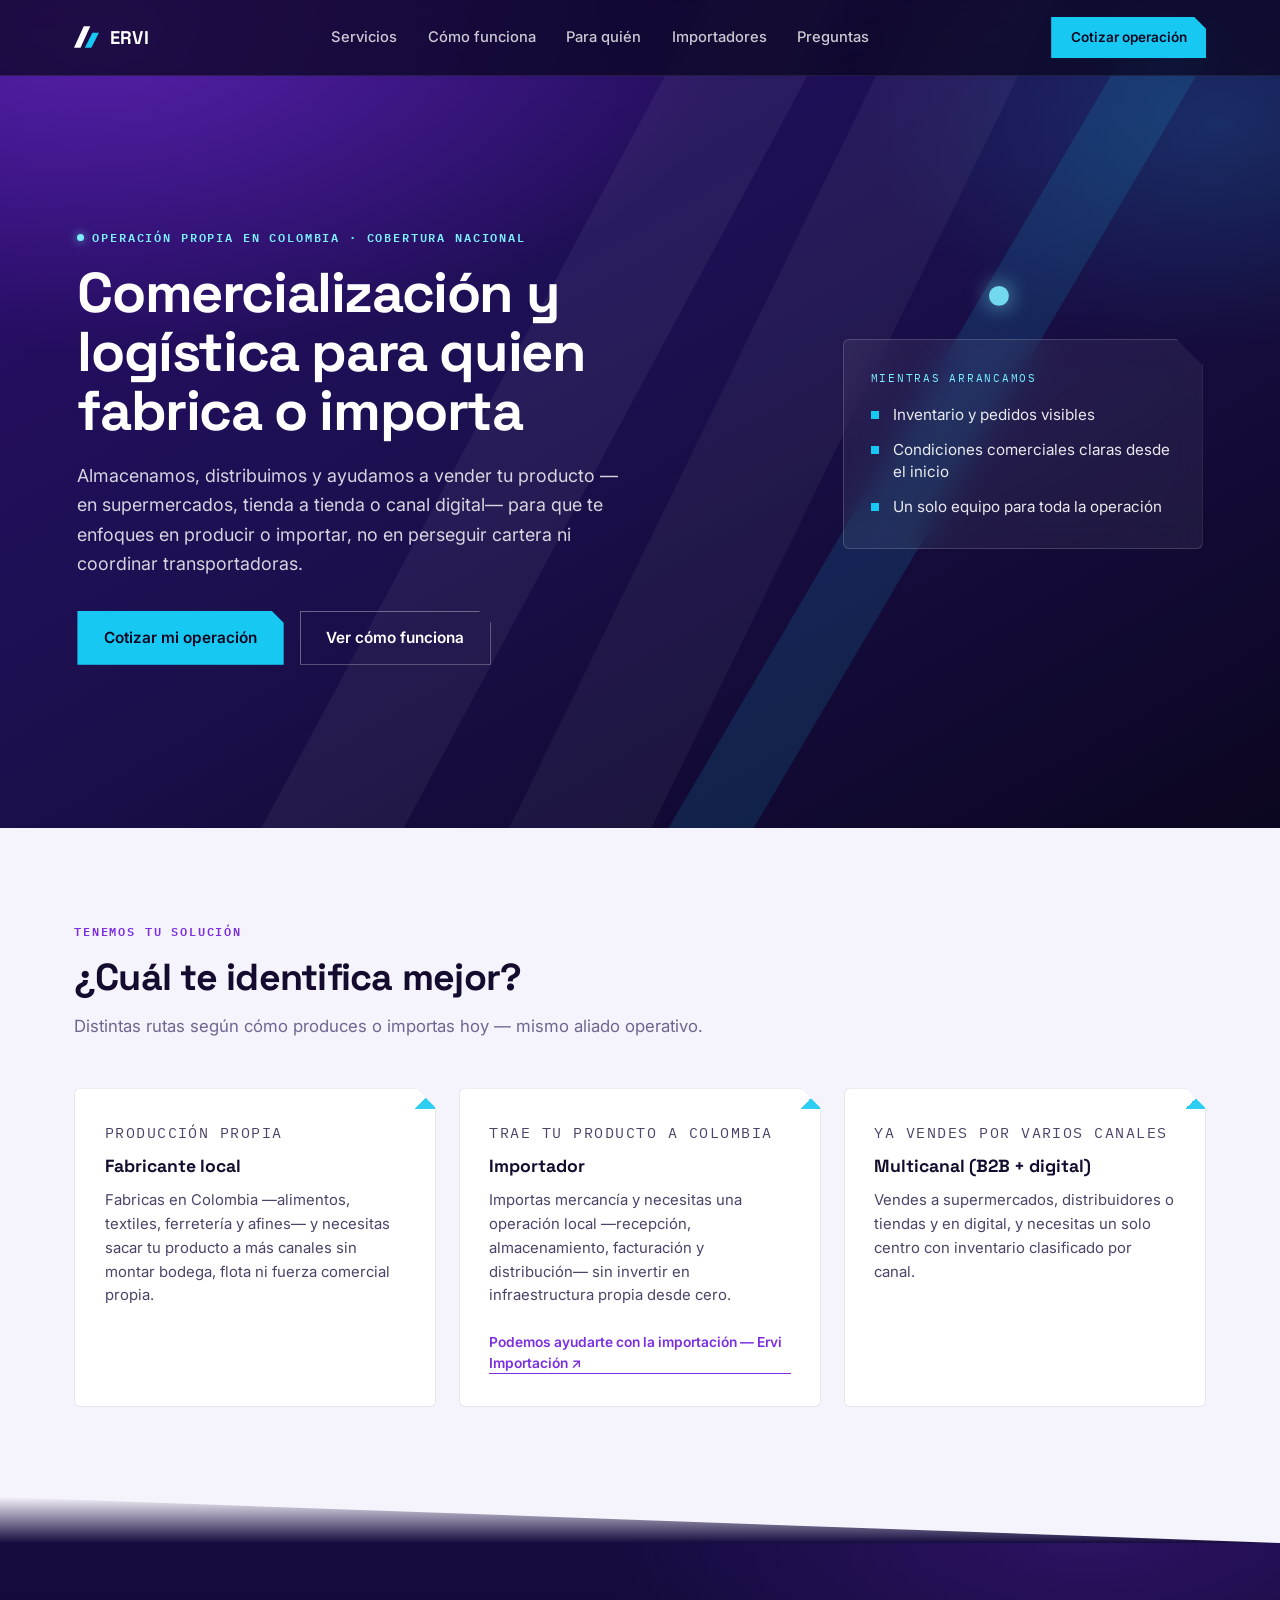
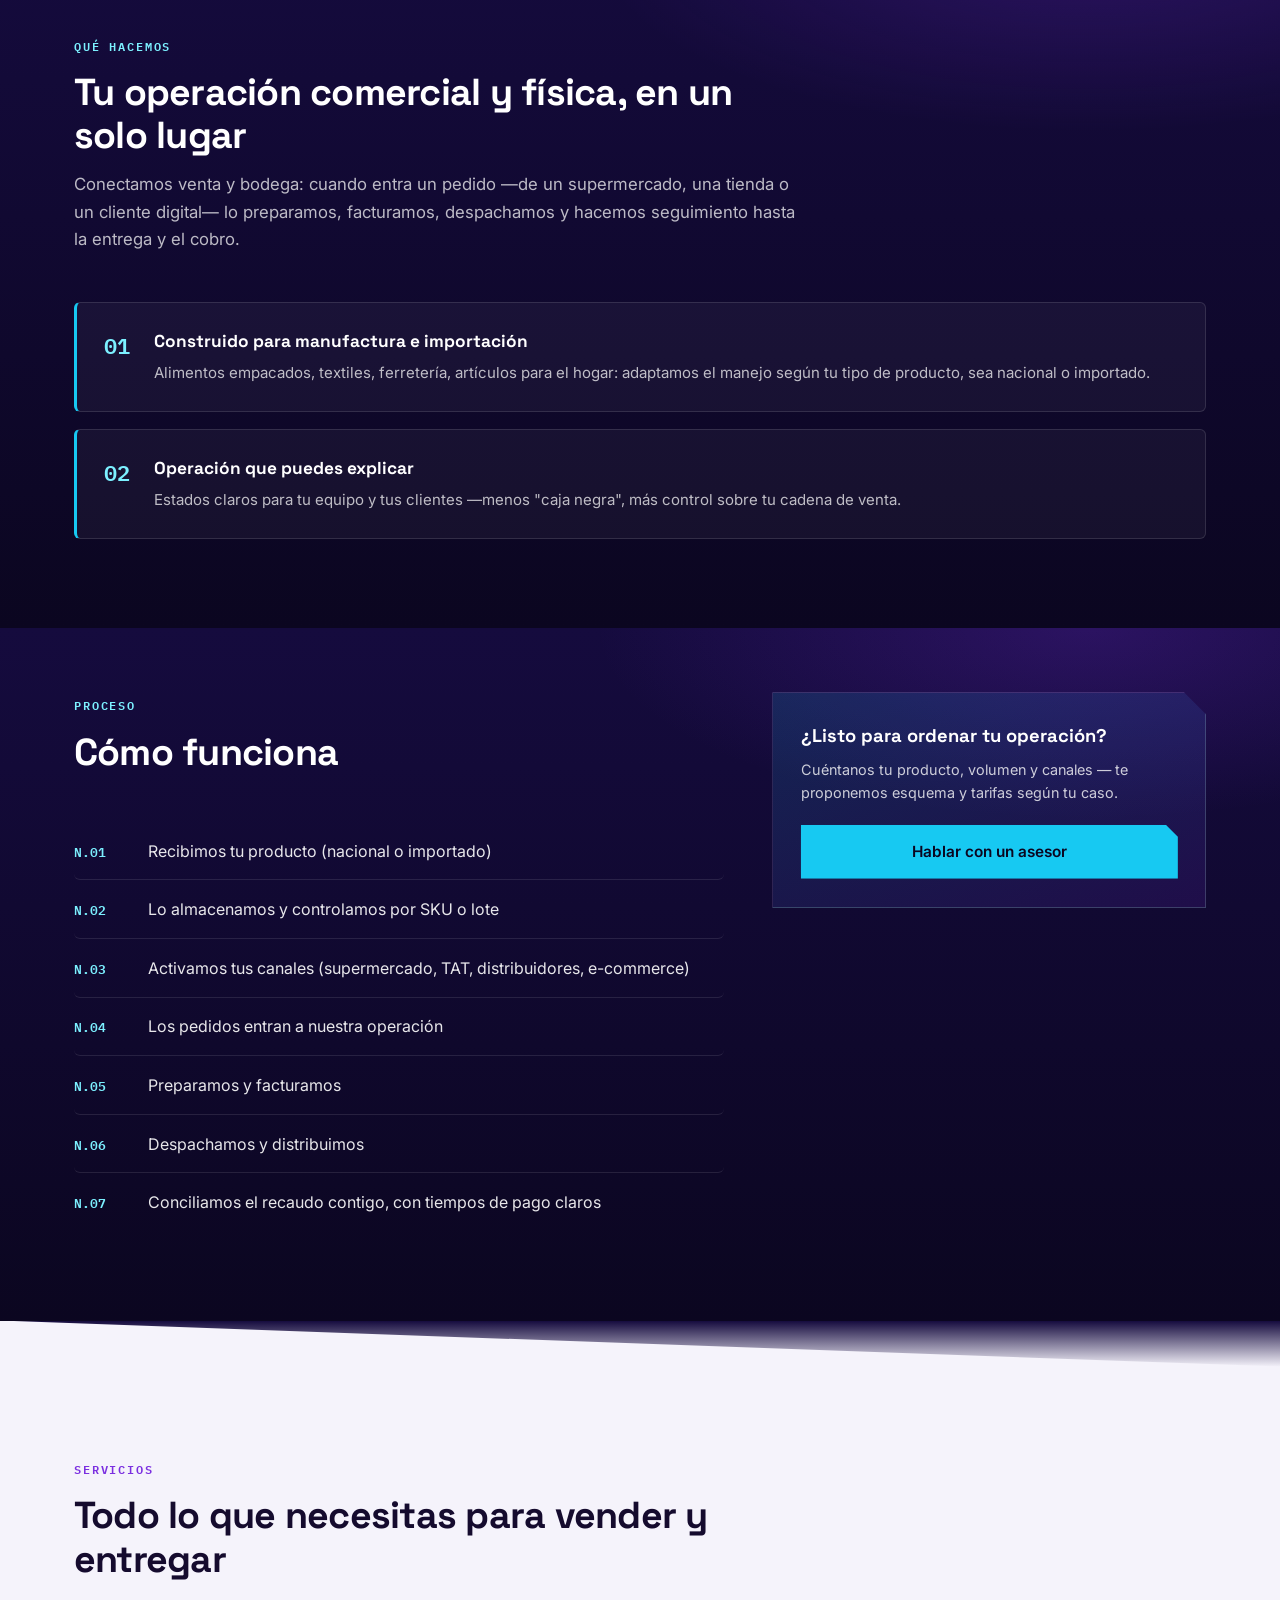
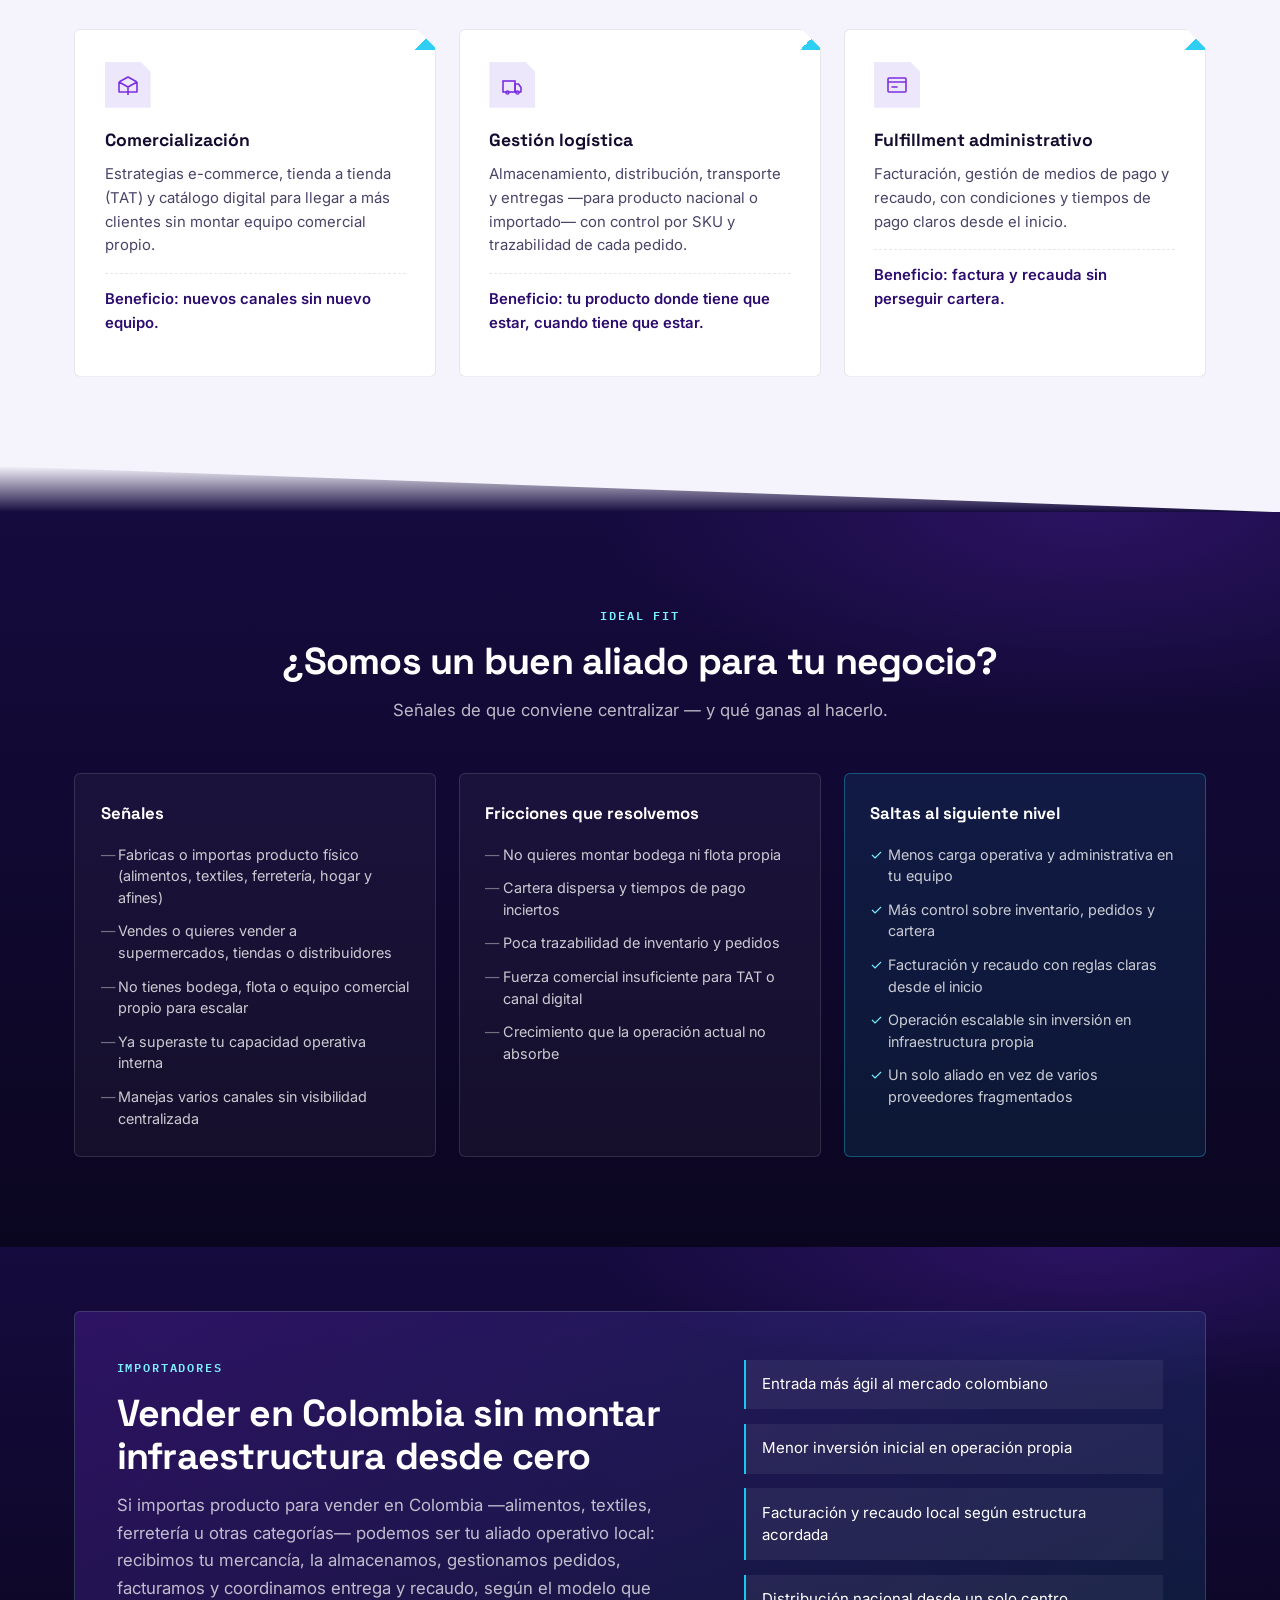
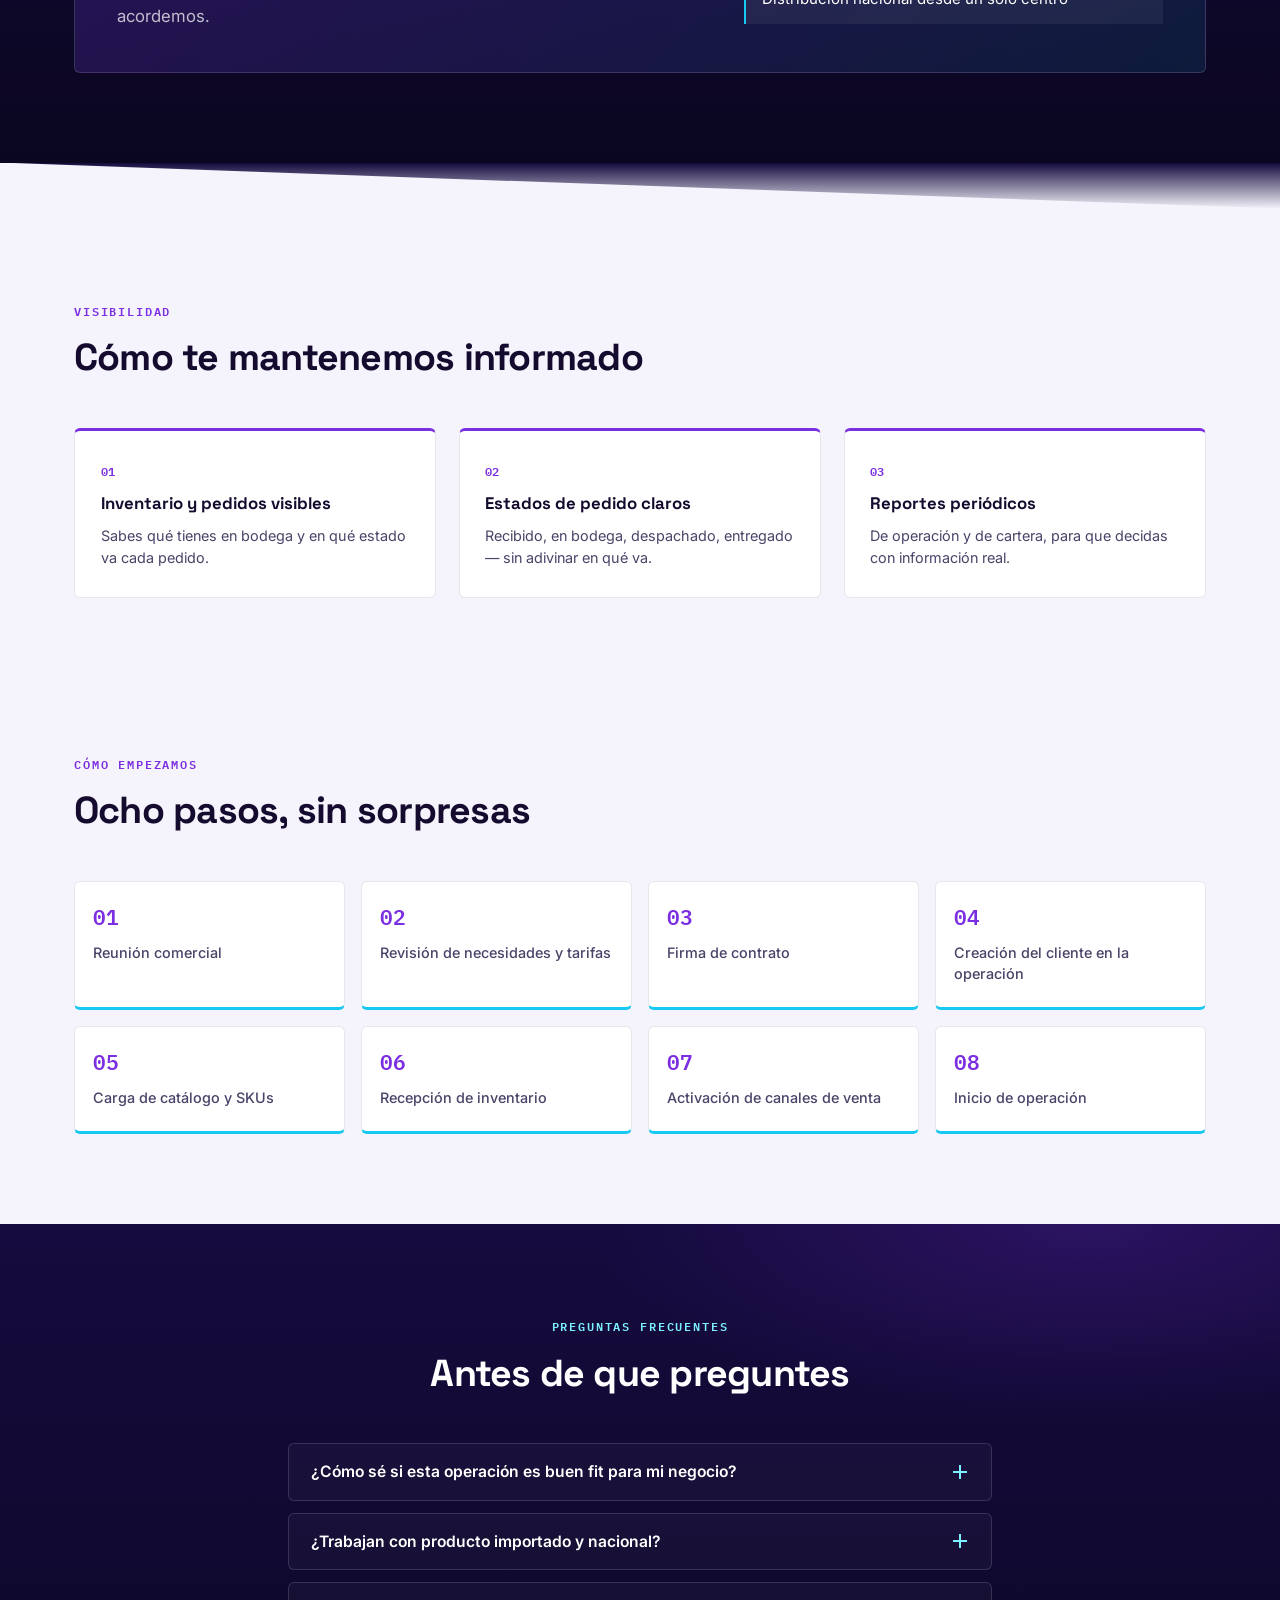
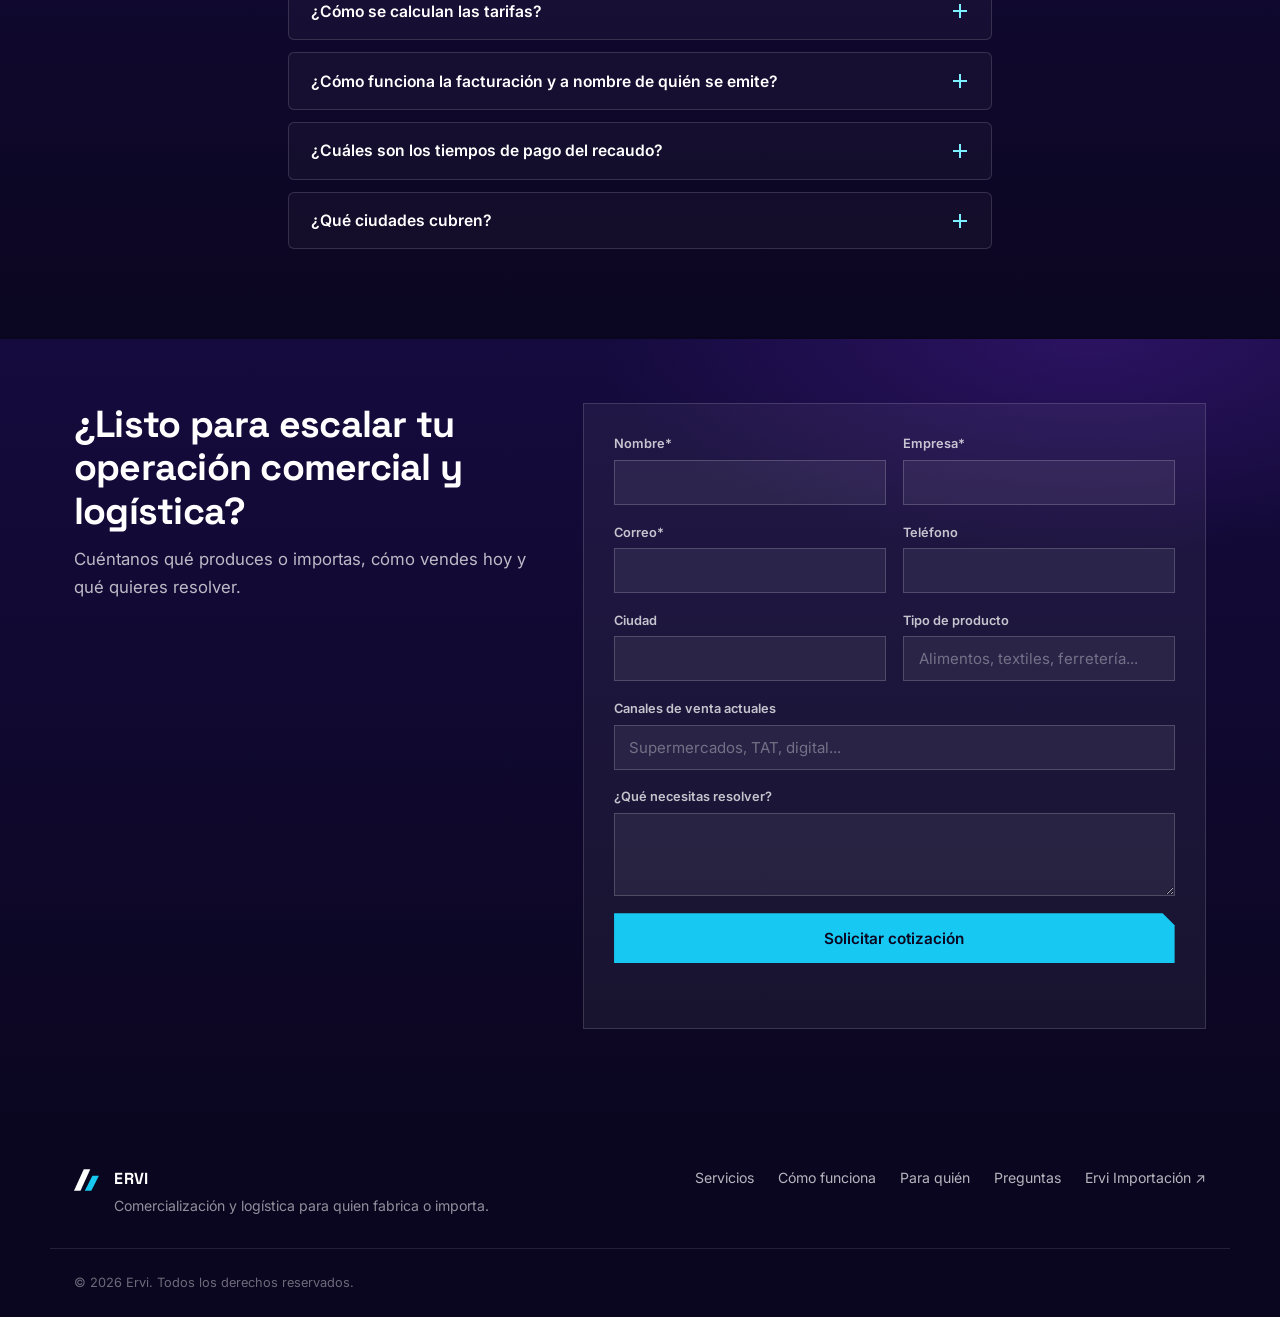
<file: app/claude/index.html>
<!DOCTYPE html>
<html lang="es">

<head>
    <meta charset="UTF-8">
    <meta name="viewport" content="width=device-width, initial-scale=1.0">
    <title>Ervi — Comercialización y logística para quien fabrica o importa</title>
    <meta name="description"
        content="Almacenamos, distribuimos y ayudamos a vender tu producto — en supermercados, tienda a tienda o canal digital. Un solo aliado para fabricantes e importadores en Colombia.">
    <link rel="icon" href="favicon.png" type="image/png">
    <link rel="preconnect" href="https://fonts.googleapis.com">
    <link rel="preconnect" href="https://fonts.gstatic.com" crossorigin>
    <link
        href="https://fonts.googleapis.com/css2?family=Space+Grotesk:wght@500;600;700&family=Inter:wght@400;500;600;700&family=IBM+Plex+Mono:wght@500;600&display=swap"
        rel="stylesheet">
    <link rel="stylesheet" href="styles.css">
</head>

<body>

    <a class="ev-skip" href="#contenido">Saltar al contenido</a>

    <!-- ============ NAV ============ -->
    <header class="ev-nav" id="navHeader">
        <div class="ev-nav__inner">
            <a href="#inicio" class="ev-brand" aria-label="Ervi — inicio">
                <svg class="ev-brand__mark" viewBox="0 0 48 48" aria-hidden="true">
                    <polygon points="18,4 30,4 12,44 0,44" fill="#ffffff" />
                    <polygon points="34,16 46,16 32,44 20,44" fill="#17c9f2" />
                </svg>
                <span class="ev-brand__word">ERVI</span>
            </a>

            <nav class="ev-nav__links" id="navLinks" aria-label="Navegación principal">
                <a href="#servicios">Servicios</a>
                <a href="#como-funciona">Cómo funciona</a>
                <a href="#para-quien">Para quién</a>
                <a href="#importadores">Importadores</a>
                <a href="#faq">Preguntas</a>
            </nav>

            <div class="ev-nav__actions">
                <a href="#contacto" class="ev-btn ev-btn--primary ev-btn--sm">Cotizar operación</a>
                <button class="ev-nav__toggle" id="navToggle" aria-expanded="false" aria-controls="navLinks"
                    aria-label="Abrir menú">
                    <span></span><span></span><span></span>
                </button>
            </div>
        </div>
    </header>

    <main id="contenido">

        <!-- ============ 1. HERO ============ -->
        <section class="ev-hero" id="inicio">
            <div class="ev-hero__field" aria-hidden="true">
                <svg class="ev-hero__route" viewBox="0 0 900 900" preserveAspectRatio="xMidYMid slice">
                    <polygon points="560,40 660,40 220,860 120,860" fill="rgba(255,255,255,0.06)" />
                    <polygon points="700,40 800,40 400,860 300,860" fill="rgba(255,255,255,0.05)" />
                    <polygon points="800,180 860,180 460,860 400,860" fill="rgba(23,201,242,0.14)" />
                    <circle class="ev-hero__dot" r="7" fill="#7cf0ff">
                        <animateMotion dur="7s" repeatCount="indefinite" path="M 830,150 L 430,830" />
                    </circle>
                </svg>
            </div>

            <div class="ev-shell ev-hero__grid">
                <div class="ev-hero__copy">
                    <p class="ev-eyebrow ev-eyebrow--on-dark">
                        <span class="ev-eyebrow__dot" aria-hidden="true"></span>
                        Operación propia en Colombia · Cobertura nacional
                    </p>
                    <h1 class="ev-hero__title">Comercialización y logística para quien fabrica o importa</h1>
                    <p class="ev-hero__lead">Almacenamos, distribuimos y ayudamos a vender tu producto —en
                        supermercados, tienda a tienda o canal digital— para que te enfoques en producir o importar, no
                        en perseguir cartera ni coordinar transportadoras.</p>

                    <div class="ev-hero__ctas">
                        <a href="#contacto" class="ev-btn ev-btn--primary">Cotizar mi operación</a>
                        <a href="#como-funciona" class="ev-btn ev-btn--ghost">Ver cómo funciona</a>
                    </div>
                </div>

                <div class="ev-hero__panel-wrap">
                    <div class="ev-hero__panel ev-reveal">
                        <p class="ev-hero__panel-kicker">Mientras arrancamos</p>
                        <ul class="ev-hero__checklist">
                            <li>Inventario y pedidos visibles</li>
                            <li>Condiciones comerciales claras desde el inicio</li>
                            <li>Un solo equipo para toda la operación</li>
                        </ul>
                    </div>
                </div>
            </div>
        </section>

        <!-- ============ 3. TRIAGE ============ -->
        <section class="ev-section ev-section--paper" id="soluciones">
            <div class="ev-shell">
                <div class="ev-section-head ev-reveal">
                    <p class="ev-eyebrow">Tenemos tu solución</p>
                    <h2 class="ev-h2">¿Cuál te identifica mejor?</h2>
                    <p class="ev-sub">Distintas rutas según cómo produces o importas hoy — mismo aliado operativo.</p>
                </div>

                <div class="ev-triage">
                    <article class="ev-card ev-card--cut ev-reveal">
                        <p class="ev-card__tag">Producción propia</p>
                        <h3 class="ev-card__title">Fabricante local</h3>
                        <p class="ev-card__text">Fabricas en Colombia —alimentos, textiles, ferretería y afines— y
                            necesitas sacar tu producto a más canales sin montar bodega, flota ni fuerza comercial
                            propia.</p>
                    </article>

                    <article class="ev-card ev-card--cut ev-reveal">
                        <p class="ev-card__tag">Trae tu producto a Colombia</p>
                        <h3 class="ev-card__title">Importador</h3>
                        <p class="ev-card__text">Importas mercancía y necesitas una operación local —recepción,
                            almacenamiento, facturación y distribución— sin invertir en infraestructura propia desde
                            cero.</p>
                        <a class="ev-card__link" href="https://www.ervi.com.co" target="_blank"
                            rel="noopener noreferrer">Podemos ayudarte con la importación — Ervi Importación ↗</a>
                    </article>

                    <article class="ev-card ev-card--cut ev-reveal">
                        <p class="ev-card__tag">Ya vendes por varios canales</p>
                        <h3 class="ev-card__title">Multicanal (B2B + digital)</h3>
                        <p class="ev-card__text">Vendes a supermercados, distribuidores o tiendas y en digital, y
                            necesitas un solo centro con inventario clasificado por canal.</p>
                    </article>
                </div>
            </div>
        </section>

        <div class="ev-divider ev-divider--paper-to-dark" aria-hidden="true"></div>

        <!-- ============ 4. QUÉ HACEMOS ============ -->
        <section class="ev-section ev-section--deep" id="que-hacemos">
            <div class="ev-shell">
                <div class="ev-section-head ev-reveal">
                    <p class="ev-eyebrow ev-eyebrow--on-dark">Qué hacemos</p>
                    <h2 class="ev-h2 ev-h2--on-dark">Tu operación comercial y física, en un solo lugar</h2>
                    <p class="ev-sub ev-sub--on-dark">Conectamos venta y bodega: cuando entra un pedido —de un
                        supermercado, una tienda o un cliente digital— lo preparamos, facturamos, despachamos y hacemos
                        seguimiento hasta la entrega y el cobro.</p>
                </div>

                <div class="ev-editorial">
                    <div class="ev-editorial__strip ev-reveal">
                        <span class="ev-editorial__index">01</span>
                        <div>
                            <h3>Construido para manufactura e importación</h3>
                            <p>Alimentos empacados, textiles, ferretería, artículos para el hogar: adaptamos el manejo
                                según tu tipo de producto, sea nacional o importado.</p>
                        </div>
                    </div>
                    <div class="ev-editorial__strip ev-reveal">
                        <span class="ev-editorial__index">02</span>
                        <div>
                            <h3>Operación que puedes explicar</h3>
                            <p>Estados claros para tu equipo y tus clientes —menos "caja negra", más control sobre tu
                                cadena de venta.</p>
                        </div>
                    </div>
                </div>
            </div>
        </section>

        <!-- ============ 5. CÓMO FUNCIONA ============ -->
        <section class="ev-section ev-section--deep ev-section--tight-top" id="como-funciona">
            <div class="ev-shell ev-steps-grid">
                <div class="ev-steps-col">
                    <div class="ev-section-head ev-reveal">
                        <p class="ev-eyebrow ev-eyebrow--on-dark">Proceso</p>
                        <h2 class="ev-h2 ev-h2--on-dark">Cómo funciona</h2>
                    </div>

                    <ol class="ev-steps">
                        <li class="ev-step ev-reveal"><span class="ev-step__num">N.01</span>
                            <p>Recibimos tu producto (nacional o importado)</p>
                        </li>
                        <li class="ev-step ev-reveal"><span class="ev-step__num">N.02</span>
                            <p>Lo almacenamos y controlamos por SKU o lote</p>
                        </li>
                        <li class="ev-step ev-reveal"><span class="ev-step__num">N.03</span>
                            <p>Activamos tus canales (supermercado, TAT, distribuidores, e-commerce)</p>
                        </li>
                        <li class="ev-step ev-reveal"><span class="ev-step__num">N.04</span>
                            <p>Los pedidos entran a nuestra operación</p>
                        </li>
                        <li class="ev-step ev-reveal"><span class="ev-step__num">N.05</span>
                            <p>Preparamos y facturamos</p>
                        </li>
                        <li class="ev-step ev-reveal"><span class="ev-step__num">N.06</span>
                            <p>Despachamos y distribuimos</p>
                        </li>
                        <li class="ev-step ev-reveal"><span class="ev-step__num">N.07</span>
                            <p>Conciliamos el recaudo contigo, con tiempos de pago claros</p>
                        </li>
                    </ol>
                </div>

                <div class="ev-steps-cta ev-reveal">
                    <div class="ev-cta-card">
                        <h3>¿Listo para ordenar tu operación?</h3>
                        <p>Cuéntanos tu producto, volumen y canales — te proponemos esquema y tarifas según tu caso.</p>
                        <a href="#contacto" class="ev-btn ev-btn--primary ev-btn--block">Hablar con un asesor</a>
                    </div>
                </div>
            </div>
        </section>

        <div class="ev-divider ev-divider--dark-to-paper" aria-hidden="true"></div>

        <!-- ============ 6. SERVICIOS ============ -->
        <section class="ev-section ev-section--paper" id="servicios">
            <div class="ev-shell">
                <div class="ev-section-head ev-reveal">
                    <p class="ev-eyebrow">Servicios</p>
                    <h2 class="ev-h2">Todo lo que necesitas para vender y entregar</h2>
                </div>

                <div class="ev-services">
                    <article class="ev-card ev-card--cut ev-reveal">
                        <div class="ev-card__icon" aria-hidden="true">
                            <svg viewBox="0 0 24 24" fill="none">
                                <path d="M3 9L12 4L21 9M3 9V19H21V9M3 9L12 14M21 9L12 14M12 14V22" stroke="currentColor"
                                    stroke-width="1.6" stroke-linejoin="round" />
                            </svg>
                        </div>
                        <h3>Comercialización</h3>
                        <p>Estrategias e-commerce, tienda a tienda (TAT) y catálogo digital para llegar a más clientes
                            sin montar equipo comercial propio.</p>
                        <p class="ev-card__benefit">Beneficio: nuevos canales sin nuevo equipo.</p>
                    </article>

                    <article class="ev-card ev-card--cut ev-reveal">
                        <div class="ev-card__icon" aria-hidden="true">
                            <svg viewBox="0 0 24 24" fill="none">
                                <rect x="3" y="8" width="12" height="11" stroke="currentColor" stroke-width="1.6" />
                                <path d="M15 11H18.5L21 14.5V19H15V11Z" stroke="currentColor" stroke-width="1.6"
                                    stroke-linejoin="round" />
                                <circle cx="7.5" cy="19.5" r="1.6" stroke="currentColor" stroke-width="1.4" />
                                <circle cx="17.5" cy="19.5" r="1.6" stroke="currentColor" stroke-width="1.4" />
                            </svg>
                        </div>
                        <h3>Gestión logística</h3>
                        <p>Almacenamiento, distribución, transporte y entregas —para producto nacional o importado— con
                            control por SKU y trazabilidad de cada pedido.</p>
                        <p class="ev-card__benefit">Beneficio: tu producto donde tiene que estar, cuando tiene que
                            estar.</p>
                    </article>

                    <article class="ev-card ev-card--cut ev-reveal">
                        <div class="ev-card__icon" aria-hidden="true">
                            <svg viewBox="0 0 24 24" fill="none">
                                <rect x="3" y="5" width="18" height="14" rx="1" stroke="currentColor"
                                    stroke-width="1.6" />
                                <path d="M3 9H21" stroke="currentColor" stroke-width="1.6" />
                                <path d="M7 14H12" stroke="currentColor" stroke-width="1.6" stroke-linecap="round" />
                            </svg>
                        </div>
                        <h3>Fulfillment administrativo</h3>
                        <p>Facturación, gestión de medios de pago y recaudo, con condiciones y tiempos de pago claros
                            desde el inicio.</p>
                        <p class="ev-card__benefit">Beneficio: factura y recauda sin perseguir cartera.</p>
                    </article>
                </div>
            </div>
        </section>

        <div class="ev-divider ev-divider--paper-to-dark" aria-hidden="true"></div>

        <!-- ============ 7. IDEAL CUSTOMER ============ -->
        <section class="ev-section ev-section--deep" id="para-quien">
            <div class="ev-shell">
                <div class="ev-section-head ev-section-head--center ev-reveal">
                    <p class="ev-eyebrow ev-eyebrow--on-dark">Ideal fit</p>
                    <h2 class="ev-h2 ev-h2--on-dark">¿Somos un buen aliado para tu negocio?</h2>
                    <p class="ev-sub ev-sub--on-dark">Señales de que conviene centralizar — y qué ganas al hacerlo.</p>
                </div>

                <div class="ev-fit-grid">
                    <div class="ev-fit-col ev-reveal">
                        <h3 class="ev-fit-col__title">Señales</h3>
                        <ul class="ev-fit-list">
                            <li>Fabricas o importas producto físico (alimentos, textiles, ferretería, hogar y afines)
                            </li>
                            <li>Vendes o quieres vender a supermercados, tiendas o distribuidores</li>
                            <li>No tienes bodega, flota o equipo comercial propio para escalar</li>
                            <li>Ya superaste tu capacidad operativa interna</li>
                            <li>Manejas varios canales sin visibilidad centralizada</li>
                        </ul>
                    </div>

                    <div class="ev-fit-col ev-reveal">
                        <h3 class="ev-fit-col__title">Fricciones que resolvemos</h3>
                        <ul class="ev-fit-list">
                            <li>No quieres montar bodega ni flota propia</li>
                            <li>Cartera dispersa y tiempos de pago inciertos</li>
                            <li>Poca trazabilidad de inventario y pedidos</li>
                            <li>Fuerza comercial insuficiente para TAT o canal digital</li>
                            <li>Crecimiento que la operación actual no absorbe</li>
                        </ul>
                    </div>

                    <div class="ev-fit-col ev-fit-col--accent ev-reveal">
                        <h3 class="ev-fit-col__title">Saltas al siguiente nivel</h3>
                        <ul class="ev-fit-list ev-fit-list--check">
                            <li>Menos carga operativa y administrativa en tu equipo</li>
                            <li>Más control sobre inventario, pedidos y cartera</li>
                            <li>Facturación y recaudo con reglas claras desde el inicio</li>
                            <li>Operación escalable sin inversión en infraestructura propia</li>
                            <li>Un solo aliado en vez de varios proveedores fragmentados</li>
                        </ul>
                    </div>
                </div>
            </div>
        </section>

        <!-- ============ 8. SEGMENTO IMPORTADOR ============ -->
        <section class="ev-section ev-section--deep ev-section--tight-top" id="importadores">
            <div class="ev-shell">
                <div class="ev-band ev-reveal">
                    <div class="ev-band__copy">
                        <p class="ev-eyebrow ev-eyebrow--on-dark">Importadores</p>
                        <h2 class="ev-h2 ev-h2--on-dark">Vender en Colombia sin montar infraestructura desde cero</h2>
                        <p class="ev-sub ev-sub--on-dark">Si importas producto para vender en Colombia —alimentos,
                            textiles, ferretería u otras categorías— podemos ser tu aliado operativo local: recibimos tu
                            mercancía, la almacenamos, gestionamos pedidos, facturamos y coordinamos entrega y recaudo,
                            según el modelo que acordemos.</p>
                    </div>
                    <ul class="ev-band__list">
                        <li>Entrada más ágil al mercado colombiano</li>
                        <li>Menor inversión inicial en operación propia</li>
                        <li>Facturación y recaudo local según estructura acordada</li>
                        <li>Distribución nacional desde un solo centro</li>
                    </ul>
                </div>
            </div>
        </section>

        <div class="ev-divider ev-divider--dark-to-paper" aria-hidden="true"></div>

        <!-- ============ 9. TECNOLOGÍA / VISIBILIDAD ============ -->
        <section class="ev-section ev-section--paper" id="tecnologia">
            <div class="ev-shell">
                <div class="ev-section-head ev-reveal">
                    <p class="ev-eyebrow">Visibilidad</p>
                    <h2 class="ev-h2">Cómo te mantenemos informado</h2>
                </div>
                <div class="ev-tech-grid">
                    <div class="ev-tech-item ev-reveal">
                        <span class="ev-tech-item__num">01</span>
                        <h3>Inventario y pedidos visibles</h3>
                        <p>Sabes qué tienes en bodega y en qué estado va cada pedido.</p>
                    </div>
                    <div class="ev-tech-item ev-reveal">
                        <span class="ev-tech-item__num">02</span>
                        <h3>Estados de pedido claros</h3>
                        <p>Recibido, en bodega, despachado, entregado — sin adivinar en qué va.</p>
                    </div>
                    <div class="ev-tech-item ev-reveal">
                        <span class="ev-tech-item__num">03</span>
                        <h3>Reportes periódicos</h3>
                        <p>De operación y de cartera, para que decidas con información real.</p>
                    </div>
                </div>
            </div>
        </section>

        <!-- ============ 11a. ONBOARDING ============ -->
        <section class="ev-section ev-section--paper ev-section--tight-top" id="empezamos">
            <div class="ev-shell">
                <div class="ev-section-head ev-reveal">
                    <p class="ev-eyebrow">Cómo empezamos</p>
                    <h2 class="ev-h2">Ocho pasos, sin sorpresas</h2>
                </div>
                <ol class="ev-onboarding">
                    <li class="ev-reveal"><span>01</span>Reunión comercial</li>
                    <li class="ev-reveal"><span>02</span>Revisión de necesidades y tarifas</li>
                    <li class="ev-reveal"><span>03</span>Firma de contrato</li>
                    <li class="ev-reveal"><span>04</span>Creación del cliente en la operación</li>
                    <li class="ev-reveal"><span>05</span>Carga de catálogo y SKUs</li>
                    <li class="ev-reveal"><span>06</span>Recepción de inventario</li>
                    <li class="ev-reveal"><span>07</span>Activación de canales de venta</li>
                    <li class="ev-reveal"><span>08</span>Inicio de operación</li>
                </ol>
            </div>
        </section>

        <!-- ============ 11b. FAQ ============ -->
        <section class="ev-section ev-section--deep" id="faq">
            <div class="ev-shell">
                <div class="ev-section-head ev-section-head--center ev-reveal">
                    <p class="ev-eyebrow ev-eyebrow--on-dark">Preguntas frecuentes</p>
                    <h2 class="ev-h2 ev-h2--on-dark">Antes de que preguntes</h2>
                </div>

                <div class="ev-faq" id="faqList">
                    <div class="ev-faq__item ev-reveal">
                        <button class="ev-faq__q" aria-expanded="false">
                            <span>¿Cómo sé si esta operación es buen fit para mi negocio?</span>
                            <span class="ev-faq__icon" aria-hidden="true"></span>
                        </button>
                        <div class="ev-faq__a">
                            <p>Si ya fabricas o importas producto físico, vendes o quieres vender a varios canales, y tu
                                operación interna ya no da abasto, normalmente es buen momento para centralizar. En la
                                primera conversación revisamos tu volumen, ciudad, tipo de producto y canales.</p>
                        </div>
                    </div>
                    <div class="ev-faq__item ev-reveal">
                        <button class="ev-faq__q" aria-expanded="false">
                            <span>¿Trabajan con producto importado y nacional?</span>
                            <span class="ev-faq__icon" aria-hidden="true"></span>
                        </button>
                        <div class="ev-faq__a">
                            <p>Sí. Adaptamos la recepción, el almacenamiento y la distribución según si tu producto se
                                fabrica en Colombia o llega del exterior.</p>
                        </div>
                    </div>
                    <div class="ev-faq__item ev-reveal">
                        <button class="ev-faq__q" aria-expanded="false">
                            <span>¿Cómo se calculan las tarifas?</span>
                            <span class="ev-faq__icon" aria-hidden="true"></span>
                        </button>
                        <div class="ev-faq__a">
                            <p>Dependen de volumen, espacio usado, tipo de producto, operaciones de preparación y
                                empaque, y canales de venta. Te presentamos una propuesta según tu caso real, no una
                                tarifa genérica.</p>
                        </div>
                    </div>
                    <div class="ev-faq__item ev-reveal">
                        <button class="ev-faq__q" aria-expanded="false">
                            <span>¿Cómo funciona la facturación y a nombre de quién se emite?</span>
                            <span class="ev-faq__icon" aria-hidden="true"></span>
                        </button>
                        <div class="ev-faq__a">
                            <p>Lo definimos contigo desde el contrato, antes de arrancar la operación, para que sepas
                                exactamente cómo queda tu relación comercial con cada canal.</p>
                        </div>
                    </div>
                    <div class="ev-faq__item ev-reveal">
                        <button class="ev-faq__q" aria-expanded="false">
                            <span>¿Cuáles son los tiempos de pago del recaudo?</span>
                            <span class="ev-faq__icon" aria-hidden="true"></span>
                        </button>
                        <div class="ev-faq__a">
                            <p>Quedan pactados por escrito antes de iniciar, junto con el resto de condiciones
                                comerciales — sin sorpresas sobre cuándo ves tu flujo de caja.</p>
                        </div>
                    </div>
                    <div class="ev-faq__item ev-reveal">
                        <button class="ev-faq__q" aria-expanded="false">
                            <span>¿Qué ciudades cubren?</span>
                            <span class="ev-faq__icon" aria-hidden="true"></span>
                        </button>
                        <div class="ev-faq__a">
                            <p>Contamos con operación propia y coordinamos distribución nacional con aliados según
                                cobertura, tiempos y nivel de servicio que necesites.</p>
                        </div>
                    </div>
                </div>
            </div>
        </section>

        <!-- ============ 11c. CTA FINAL / CONTACTO ============ -->
        <section class="ev-section ev-section--deep ev-section--tight-top" id="contacto">
            <div class="ev-shell">
                <div class="ev-final ev-reveal">
                    <div class="ev-final__intro">
                        <h2 class="ev-h2 ev-h2--on-dark">¿Listo para escalar tu operación comercial y logística?</h2>
                        <p class="ev-sub ev-sub--on-dark">Cuéntanos qué produces o importas, cómo vendes hoy y qué
                            quieres resolver.</p>
                    </div>

                    <form class="ev-form" id="contactForm" novalidate>
                        <div class="ev-form__row">
                            <div class="ev-field">
                                <label for="f-nombre">Nombre*</label>
                                <input type="text" id="f-nombre" name="nombre" required>
                            </div>
                            <div class="ev-field">
                                <label for="f-empresa">Empresa*</label>
                                <input type="text" id="f-empresa" name="empresa" required>
                            </div>
                        </div>
                        <div class="ev-form__row">
                            <div class="ev-field">
                                <label for="f-correo">Correo*</label>
                                <input type="email" id="f-correo" name="correo" required>
                            </div>
                            <div class="ev-field">
                                <label for="f-telefono">Teléfono</label>
                                <input type="tel" id="f-telefono" name="telefono">
                            </div>
                        </div>
                        <div class="ev-form__row">
                            <div class="ev-field">
                                <label for="f-ciudad">Ciudad</label>
                                <input type="text" id="f-ciudad" name="ciudad">
                            </div>
                            <div class="ev-field">
                                <label for="f-producto">Tipo de producto</label>
                                <input type="text" id="f-producto" name="producto"
                                    placeholder="Alimentos, textiles, ferretería...">
                            </div>
                        </div>
                        <div class="ev-field">
                            <label for="f-canales">Canales de venta actuales</label>
                            <input type="text" id="f-canales" name="canales"
                                placeholder="Supermercados, TAT, digital...">
                        </div>
                        <div class="ev-field">
                            <label for="f-mensaje">¿Qué necesitas resolver?</label>
                            <textarea id="f-mensaje" name="mensaje" rows="3"></textarea>
                        </div>

                        <button type="submit" class="ev-btn ev-btn--primary ev-btn--block">Solicitar cotización</button>
                        <p class="ev-form__status" id="formStatus" role="status" aria-live="polite"></p>
                    </form>
                </div>
            </div>
        </section>

    </main>

    <!-- ============ FOOTER ============ -->
    <footer class="ev-footer">
        <div class="ev-shell ev-footer__inner">
            <div class="ev-footer__brand">
                <svg class="ev-brand__mark" viewBox="0 0 48 48" aria-hidden="true">
                    <polygon points="18,4 30,4 12,44 0,44" fill="#ffffff" />
                    <polygon points="34,16 46,16 32,44 20,44" fill="#17c9f2" />
                </svg>
                <div>
                    <p class="ev-footer__word">ERVI</p>
                    <p class="ev-footer__tag">Comercialización y logística para quien fabrica o importa.</p>
                </div>
            </div>

            <nav class="ev-footer__links" aria-label="Enlaces del pie de página">
                <a href="#servicios">Servicios</a>
                <a href="#como-funciona">Cómo funciona</a>
                <a href="#para-quien">Para quién</a>
                <a href="#faq">Preguntas</a>
                <a href="https://www.ervi.com.co" target="_blank" rel="noopener noreferrer">Ervi Importación ↗</a>
            </nav>
        </div>
        <div class="ev-shell">
            <p class="ev-footer__rights">© 2026 Ervi. Todos los derechos reservados.</p>
        </div>
    </footer>

    <script src="script.js"></script>
</body>

</html>
</file>
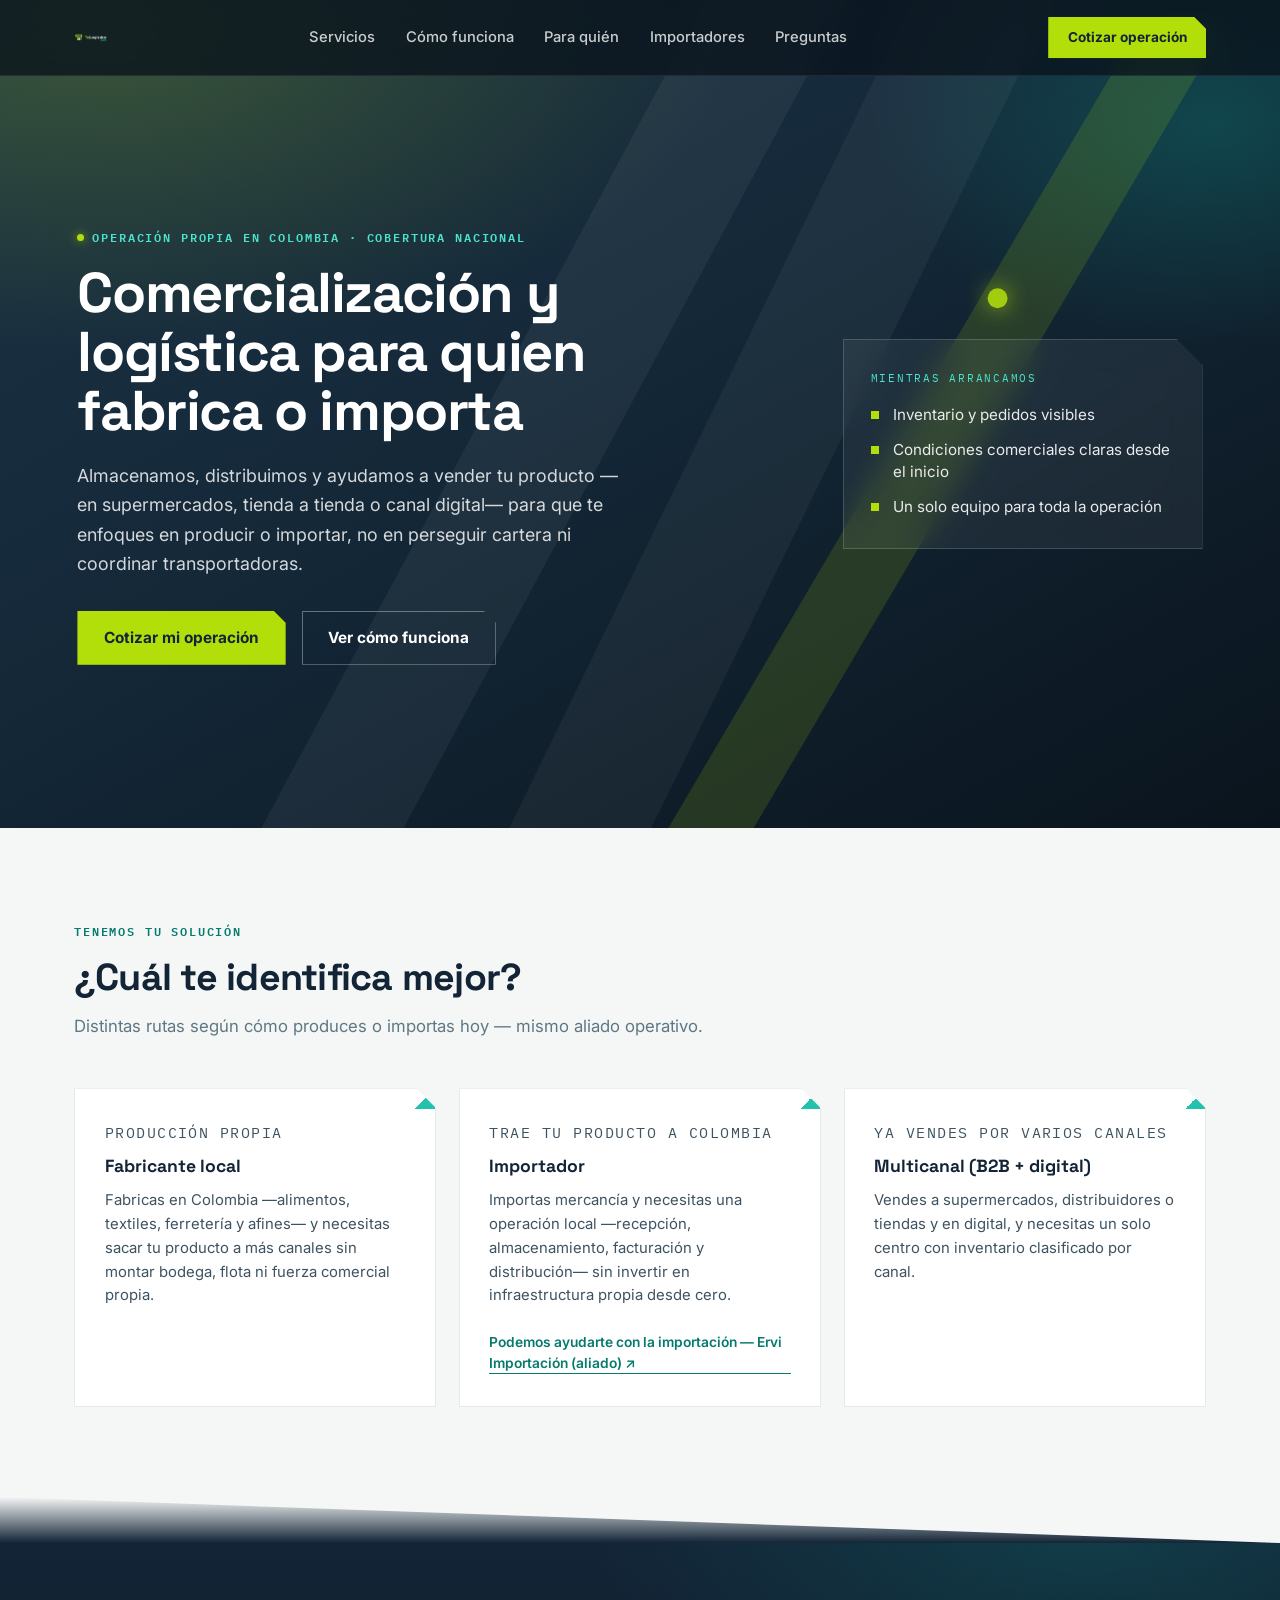
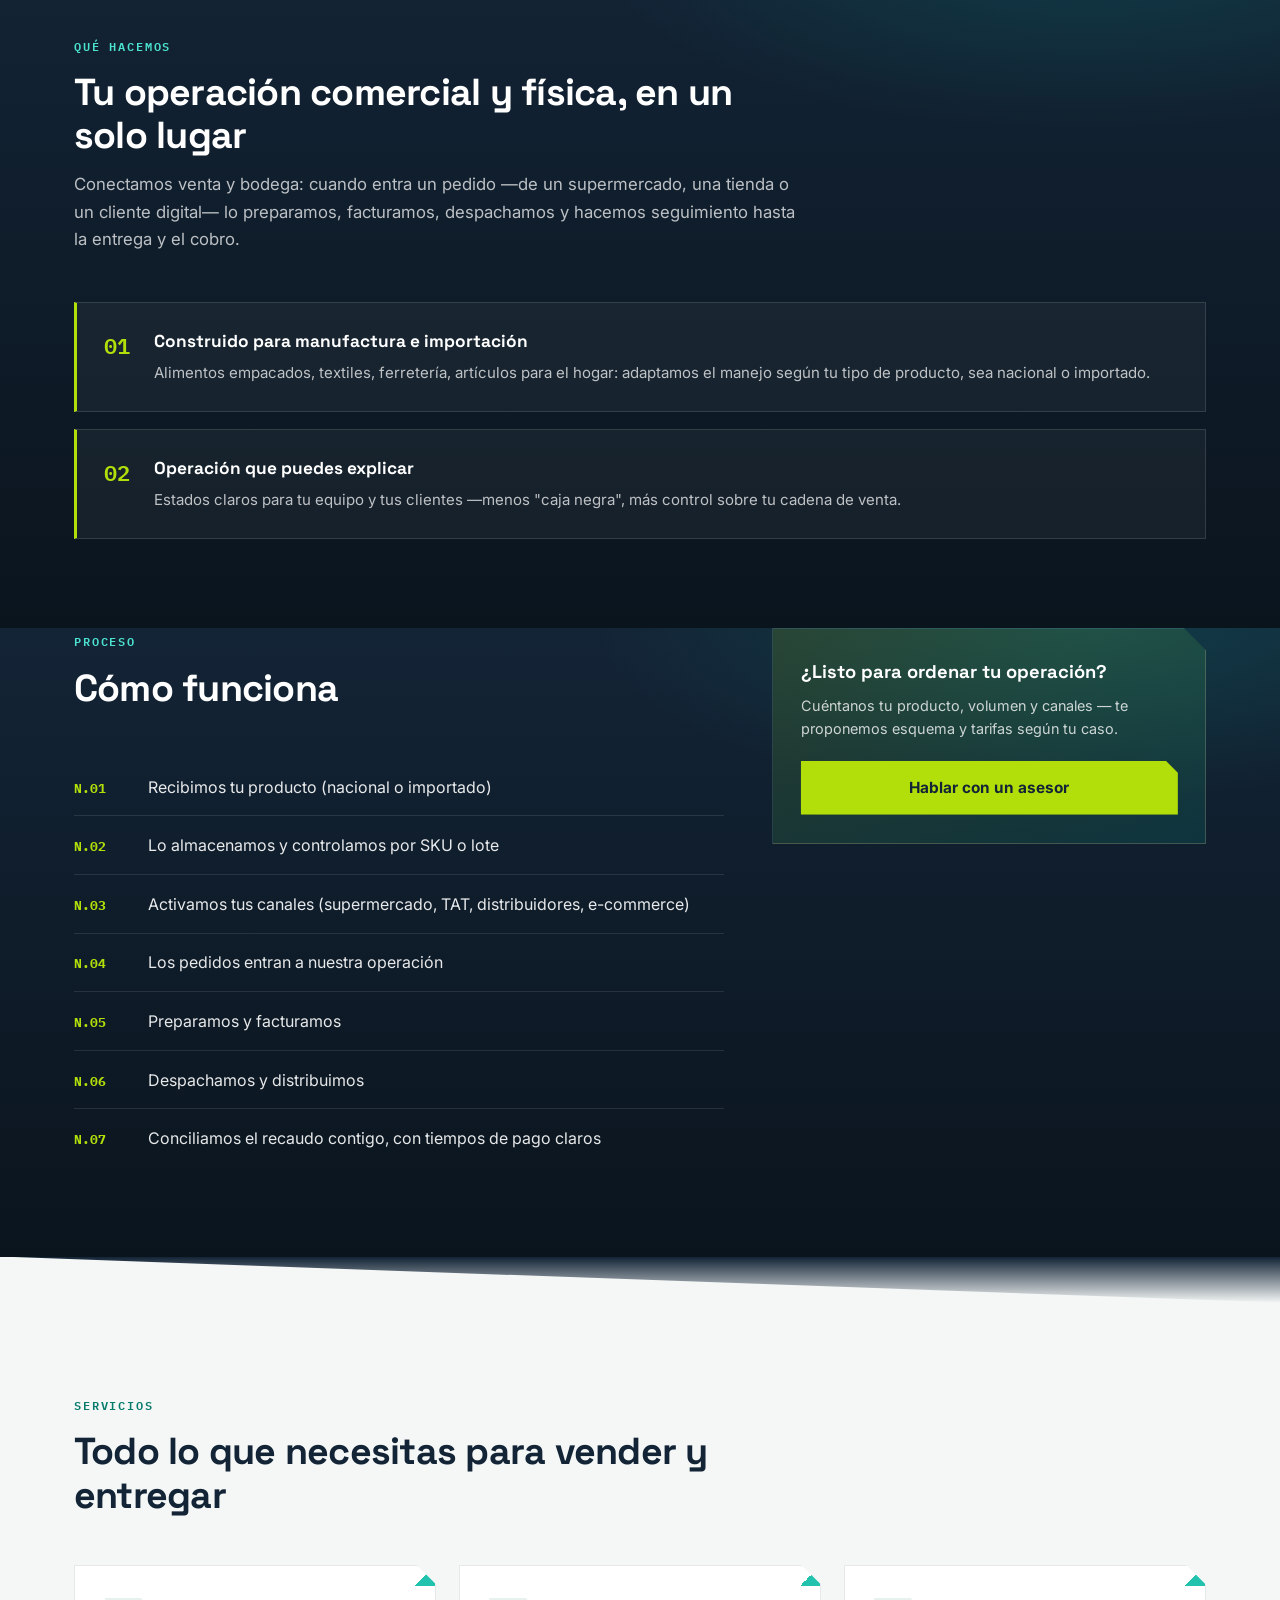
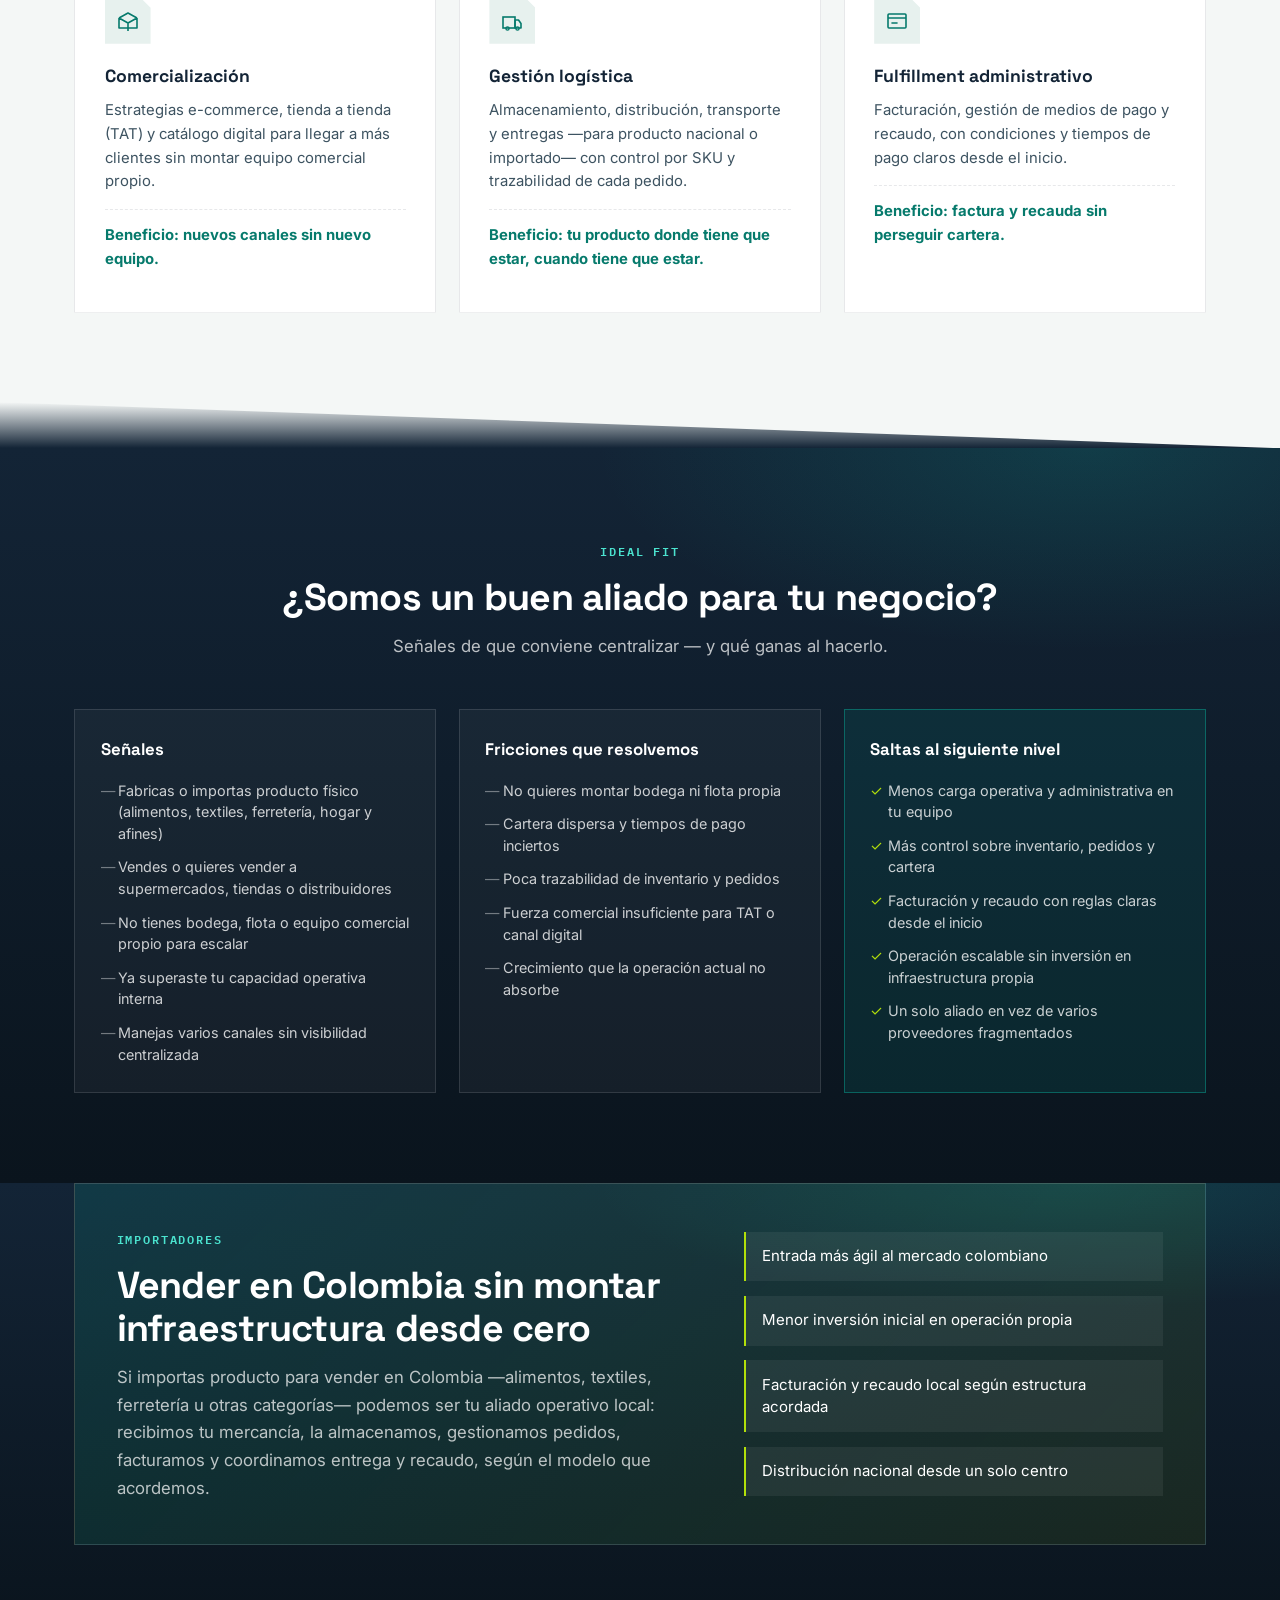
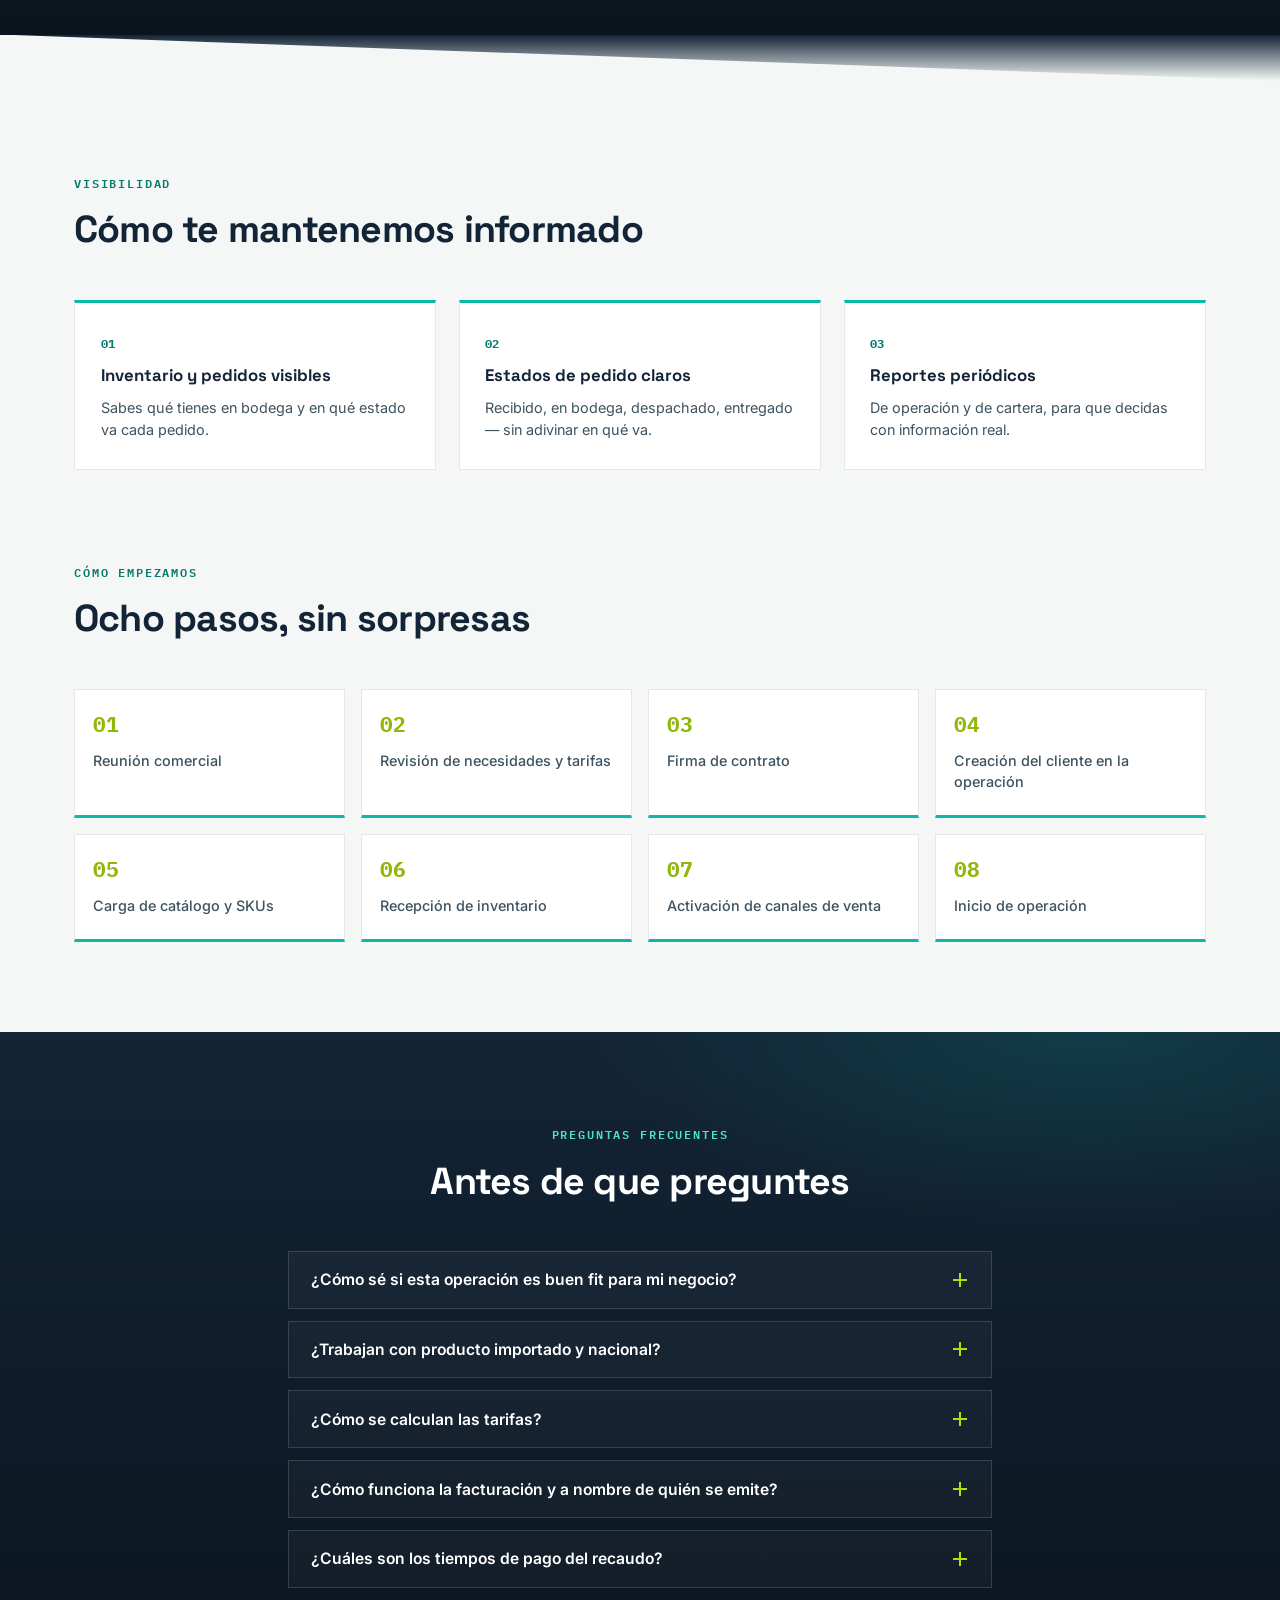
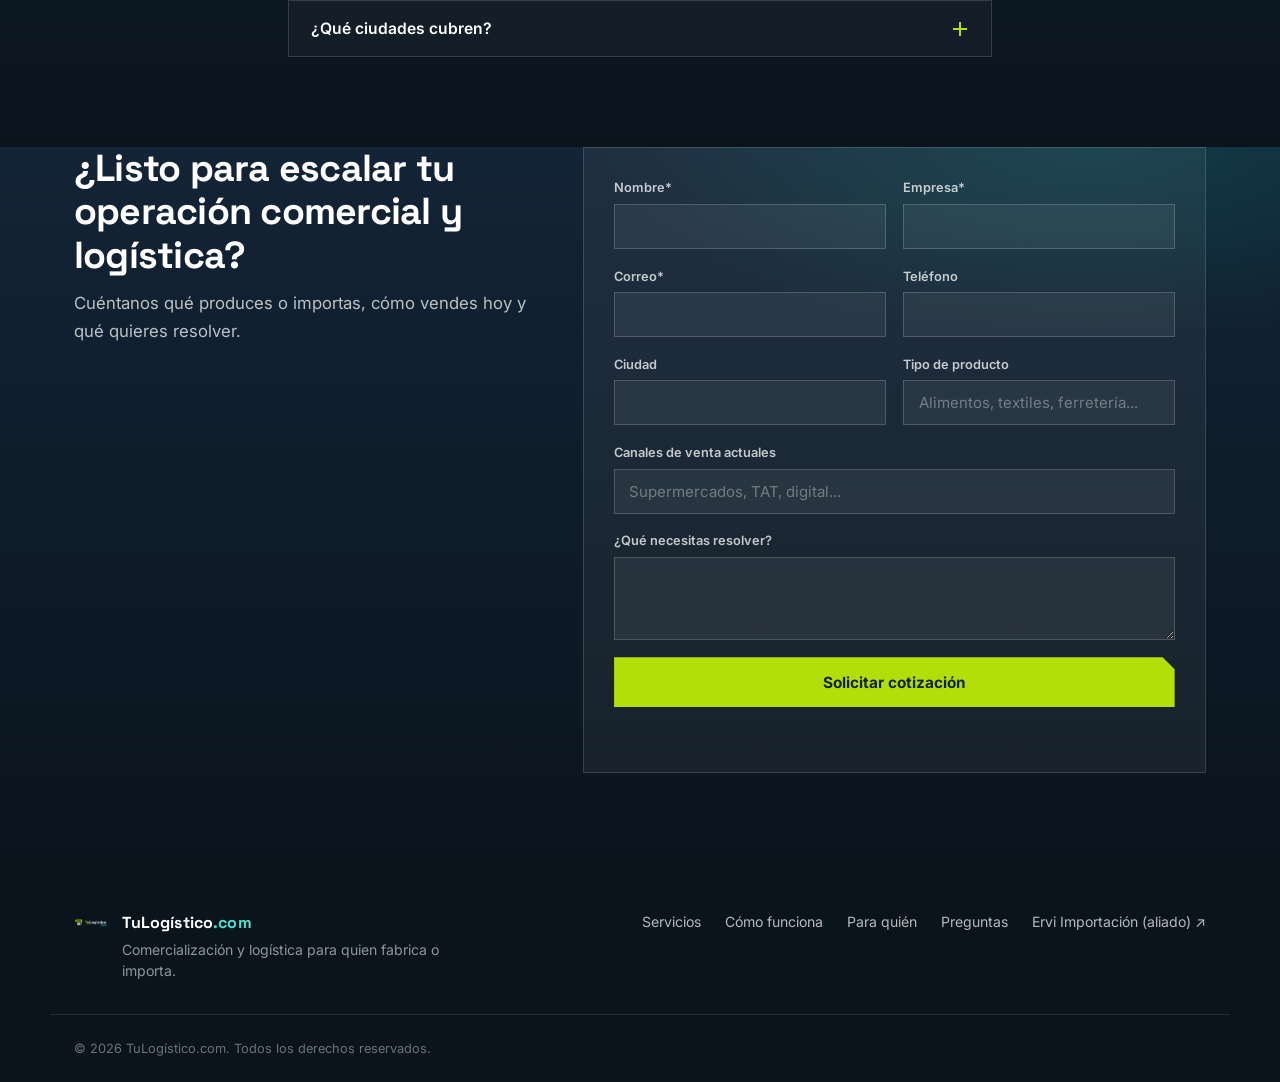
<file: app/claude/v1/index.html>
<!DOCTYPE html>
<html lang="es">

<head>
    <meta charset="UTF-8">
    <meta name="viewport" content="width=device-width, initial-scale=1.0">
    <title>TuLogístico.com — Comercialización y logística para quien fabrica o importa</title>
    <meta name="description"
        content="Almacenamos, distribuimos y ayudamos a vender tu producto — en supermercados, tienda a tienda o canal digital. Un solo aliado para fabricantes e importadores en Colombia.">
    <link rel="icon" href="../../img/favicon_tulogistico_n.png" type="image/png">
    <link rel="preconnect" href="https://fonts.googleapis.com">
    <link rel="preconnect" href="https://fonts.gstatic.com" crossorigin>
    <link
        href="https://fonts.googleapis.com/css2?family=Space+Grotesk:wght@500;600;700&family=Inter:wght@400;500;600;700&family=IBM+Plex+Mono:wght@500;600&display=swap"
        rel="stylesheet">
    <link rel="stylesheet" href="styles.css">
</head>

<body>

    <a class="ev-skip" href="#contenido">Saltar al contenido</a>

    <!-- ============ NAV ============ -->
    <header class="ev-nav" id="navHeader">
        <div class="ev-nav__inner">
            <a href="#inicio" class="ev-brand" aria-label="TuLogístico.com — inicio">
                <img class="ev-brand__mark" src="../../img/tulogistico_b.png" alt="" width="34" height="24">
                <!-- <span class="ev-brand__word">TuLogístico<span class="ev-brand__dotcom">.com</span></span> -->
            </a>

            <nav class="ev-nav__links" id="navLinks" aria-label="Navegación principal">
                <a href="#servicios">Servicios</a>
                <a href="#como-funciona">Cómo funciona</a>
                <a href="#para-quien">Para quién</a>
                <a href="#importadores">Importadores</a>
                <a href="#faq">Preguntas</a>
            </nav>

            <div class="ev-nav__actions">
                <a href="#contacto" class="ev-btn ev-btn--primary ev-btn--sm">Cotizar operación</a>
                <button class="ev-nav__toggle" id="navToggle" aria-expanded="false" aria-controls="navLinks"
                    aria-label="Abrir menú">
                    <span></span><span></span><span></span>
                </button>
            </div>
        </div>
    </header>

    <main id="contenido">

        <!-- ============ 1. HERO ============ -->
        <section class="ev-hero" id="inicio">
            <div class="ev-hero__field" aria-hidden="true">
                <svg class="ev-hero__route" viewBox="0 0 900 900" preserveAspectRatio="xMidYMid slice">
                    <polygon points="560,40 660,40 220,860 120,860" fill="rgba(255,255,255,0.06)" />
                    <polygon points="700,40 800,40 400,860 300,860" fill="rgba(255,255,255,0.05)" />
                    <polygon points="800,180 860,180 460,860 400,860" fill="rgba(178,223,10,0.16)" />
                    <circle class="ev-hero__dot" r="7" fill="#b2df0a">
                        <animateMotion dur="7s" repeatCount="indefinite" path="M 830,150 L 430,830" />
                    </circle>
                </svg>
            </div>

            <div class="ev-shell ev-hero__grid">
                <div class="ev-hero__copy">
                    <p class="ev-eyebrow ev-eyebrow--on-dark">
                        <span class="ev-eyebrow__dot" aria-hidden="true"></span>
                        Operación propia en Colombia · Cobertura nacional
                    </p>
                    <h1 class="ev-hero__title">Comercialización y logística para quien fabrica o importa</h1>
                    <p class="ev-hero__lead">Almacenamos, distribuimos y ayudamos a vender tu producto —en
                        supermercados, tienda a tienda o canal digital— para que te enfoques en producir o importar, no
                        en perseguir cartera ni coordinar transportadoras.</p>

                    <div class="ev-hero__ctas">
                        <a href="#contacto" class="ev-btn ev-btn--primary">Cotizar mi operación</a>
                        <a href="#como-funciona" class="ev-btn ev-btn--ghost">Ver cómo funciona</a>
                    </div>
                </div>

                <div class="ev-hero__panel-wrap">
                    <div class="ev-hero__panel ev-reveal">
                        <p class="ev-hero__panel-kicker">Mientras arrancamos</p>
                        <ul class="ev-hero__checklist">
                            <li>Inventario y pedidos visibles</li>
                            <li>Condiciones comerciales claras desde el inicio</li>
                            <li>Un solo equipo para toda la operación</li>
                        </ul>
                    </div>
                </div>
            </div>
        </section>

        <!-- ============ 3. TRIAGE ============ -->
        <section class="ev-section ev-section--paper" id="soluciones">
            <div class="ev-shell">
                <div class="ev-section-head ev-reveal">
                    <p class="ev-eyebrow">Tenemos tu solución</p>
                    <h2 class="ev-h2">¿Cuál te identifica mejor?</h2>
                    <p class="ev-sub">Distintas rutas según cómo produces o importas hoy — mismo aliado operativo.</p>
                </div>

                <div class="ev-triage">
                    <article class="ev-card ev-card--cut ev-reveal">
                        <p class="ev-card__tag">Producción propia</p>
                        <h3 class="ev-card__title">Fabricante local</h3>
                        <p class="ev-card__text">Fabricas en Colombia —alimentos, textiles, ferretería y afines— y
                            necesitas sacar tu producto a más canales sin montar bodega, flota ni fuerza comercial
                            propia.</p>
                    </article>

                    <article class="ev-card ev-card--cut ev-reveal">
                        <p class="ev-card__tag">Trae tu producto a Colombia</p>
                        <h3 class="ev-card__title">Importador</h3>
                        <p class="ev-card__text">Importas mercancía y necesitas una operación local —recepción,
                            almacenamiento, facturación y distribución— sin invertir en infraestructura propia desde
                            cero.</p>
                        <a class="ev-card__link" href="https://www.ervi.com.co" target="_blank"
                            rel="noopener noreferrer">Podemos ayudarte con la importación — Ervi Importación (aliado)
                            ↗</a>
                    </article>

                    <article class="ev-card ev-card--cut ev-reveal">
                        <p class="ev-card__tag">Ya vendes por varios canales</p>
                        <h3 class="ev-card__title">Multicanal (B2B + digital)</h3>
                        <p class="ev-card__text">Vendes a supermercados, distribuidores o tiendas y en digital, y
                            necesitas un solo centro con inventario clasificado por canal.</p>
                    </article>
                </div>
            </div>
        </section>

        <div class="ev-divider ev-divider--paper-to-dark" aria-hidden="true"></div>

        <!-- ============ 4. QUÉ HACEMOS ============ -->
        <section class="ev-section ev-section--deep" id="que-hacemos">
            <div class="ev-shell">
                <div class="ev-section-head ev-reveal">
                    <p class="ev-eyebrow ev-eyebrow--on-dark">Qué hacemos</p>
                    <h2 class="ev-h2 ev-h2--on-dark">Tu operación comercial y física, en un solo lugar</h2>
                    <p class="ev-sub ev-sub--on-dark">Conectamos venta y bodega: cuando entra un pedido —de un
                        supermercado, una tienda o un cliente digital— lo preparamos, facturamos, despachamos y hacemos
                        seguimiento hasta la entrega y el cobro.</p>
                </div>

                <div class="ev-editorial">
                    <div class="ev-editorial__strip ev-reveal">
                        <span class="ev-editorial__index">01</span>
                        <div>
                            <h3>Construido para manufactura e importación</h3>
                            <p>Alimentos empacados, textiles, ferretería, artículos para el hogar: adaptamos el manejo
                                según tu tipo de producto, sea nacional o importado.</p>
                        </div>
                    </div>
                    <div class="ev-editorial__strip ev-reveal">
                        <span class="ev-editorial__index">02</span>
                        <div>
                            <h3>Operación que puedes explicar</h3>
                            <p>Estados claros para tu equipo y tus clientes —menos "caja negra", más control sobre tu
                                cadena de venta.</p>
                        </div>
                    </div>
                </div>
            </div>
        </section>

        <!-- ============ 5. CÓMO FUNCIONA ============ -->
        <section class="ev-section ev-section--deep ev-section--tight-top" id="como-funciona">
            <div class="ev-shell ev-steps-grid">
                <div class="ev-steps-col">
                    <div class="ev-section-head ev-reveal">
                        <p class="ev-eyebrow ev-eyebrow--on-dark">Proceso</p>
                        <h2 class="ev-h2 ev-h2--on-dark">Cómo funciona</h2>
                    </div>

                    <ol class="ev-steps">
                        <li class="ev-step ev-reveal"><span class="ev-step__num">N.01</span>
                            <p>Recibimos tu producto (nacional o importado)</p>
                        </li>
                        <li class="ev-step ev-reveal"><span class="ev-step__num">N.02</span>
                            <p>Lo almacenamos y controlamos por SKU o lote</p>
                        </li>
                        <li class="ev-step ev-reveal"><span class="ev-step__num">N.03</span>
                            <p>Activamos tus canales (supermercado, TAT, distribuidores, e-commerce)</p>
                        </li>
                        <li class="ev-step ev-reveal"><span class="ev-step__num">N.04</span>
                            <p>Los pedidos entran a nuestra operación</p>
                        </li>
                        <li class="ev-step ev-reveal"><span class="ev-step__num">N.05</span>
                            <p>Preparamos y facturamos</p>
                        </li>
                        <li class="ev-step ev-reveal"><span class="ev-step__num">N.06</span>
                            <p>Despachamos y distribuimos</p>
                        </li>
                        <li class="ev-step ev-reveal"><span class="ev-step__num">N.07</span>
                            <p>Conciliamos el recaudo contigo, con tiempos de pago claros</p>
                        </li>
                    </ol>
                </div>

                <div class="ev-steps-cta ev-reveal">
                    <div class="ev-cta-card">
                        <h3>¿Listo para ordenar tu operación?</h3>
                        <p>Cuéntanos tu producto, volumen y canales — te proponemos esquema y tarifas según tu caso.</p>
                        <a href="#contacto" class="ev-btn ev-btn--primary ev-btn--block">Hablar con un asesor</a>
                    </div>
                </div>
            </div>
        </section>

        <div class="ev-divider ev-divider--dark-to-paper" aria-hidden="true"></div>

        <!-- ============ 6. SERVICIOS ============ -->
        <section class="ev-section ev-section--paper" id="servicios">
            <div class="ev-shell">
                <div class="ev-section-head ev-reveal">
                    <p class="ev-eyebrow">Servicios</p>
                    <h2 class="ev-h2">Todo lo que necesitas para vender y entregar</h2>
                </div>

                <div class="ev-services">
                    <article class="ev-card ev-card--cut ev-reveal">
                        <div class="ev-card__icon" aria-hidden="true">
                            <svg viewBox="0 0 24 24" fill="none">
                                <path d="M3 9L12 4L21 9M3 9V19H21V9M3 9L12 14M21 9L12 14M12 14V22" stroke="currentColor"
                                    stroke-width="1.6" stroke-linejoin="round" />
                            </svg>
                        </div>
                        <h3>Comercialización</h3>
                        <p>Estrategias e-commerce, tienda a tienda (TAT) y catálogo digital para llegar a más clientes
                            sin montar equipo comercial propio.</p>
                        <p class="ev-card__benefit">Beneficio: nuevos canales sin nuevo equipo.</p>
                    </article>

                    <article class="ev-card ev-card--cut ev-reveal">
                        <div class="ev-card__icon" aria-hidden="true">
                            <svg viewBox="0 0 24 24" fill="none">
                                <rect x="3" y="8" width="12" height="11" stroke="currentColor" stroke-width="1.6" />
                                <path d="M15 11H18.5L21 14.5V19H15V11Z" stroke="currentColor" stroke-width="1.6"
                                    stroke-linejoin="round" />
                                <circle cx="7.5" cy="19.5" r="1.6" stroke="currentColor" stroke-width="1.4" />
                                <circle cx="17.5" cy="19.5" r="1.6" stroke="currentColor" stroke-width="1.4" />
                            </svg>
                        </div>
                        <h3>Gestión logística</h3>
                        <p>Almacenamiento, distribución, transporte y entregas —para producto nacional o importado— con
                            control por SKU y trazabilidad de cada pedido.</p>
                        <p class="ev-card__benefit">Beneficio: tu producto donde tiene que estar, cuando tiene que
                            estar.</p>
                    </article>

                    <article class="ev-card ev-card--cut ev-reveal">
                        <div class="ev-card__icon" aria-hidden="true">
                            <svg viewBox="0 0 24 24" fill="none">
                                <rect x="3" y="5" width="18" height="14" rx="1" stroke="currentColor"
                                    stroke-width="1.6" />
                                <path d="M3 9H21" stroke="currentColor" stroke-width="1.6" />
                                <path d="M7 14H12" stroke="currentColor" stroke-width="1.6" stroke-linecap="round" />
                            </svg>
                        </div>
                        <h3>Fulfillment administrativo</h3>
                        <p>Facturación, gestión de medios de pago y recaudo, con condiciones y tiempos de pago claros
                            desde el inicio.</p>
                        <p class="ev-card__benefit">Beneficio: factura y recauda sin perseguir cartera.</p>
                    </article>
                </div>
            </div>
        </section>

        <div class="ev-divider ev-divider--paper-to-dark" aria-hidden="true"></div>

        <!-- ============ 7. IDEAL CUSTOMER ============ -->
        <section class="ev-section ev-section--deep" id="para-quien">
            <div class="ev-shell">
                <div class="ev-section-head ev-section-head--center ev-reveal">
                    <p class="ev-eyebrow ev-eyebrow--on-dark">Ideal fit</p>
                    <h2 class="ev-h2 ev-h2--on-dark">¿Somos un buen aliado para tu negocio?</h2>
                    <p class="ev-sub ev-sub--on-dark">Señales de que conviene centralizar — y qué ganas al hacerlo.</p>
                </div>

                <div class="ev-fit-grid">
                    <div class="ev-fit-col ev-reveal">
                        <h3 class="ev-fit-col__title">Señales</h3>
                        <ul class="ev-fit-list">
                            <li>Fabricas o importas producto físico (alimentos, textiles, ferretería, hogar y afines)
                            </li>
                            <li>Vendes o quieres vender a supermercados, tiendas o distribuidores</li>
                            <li>No tienes bodega, flota o equipo comercial propio para escalar</li>
                            <li>Ya superaste tu capacidad operativa interna</li>
                            <li>Manejas varios canales sin visibilidad centralizada</li>
                        </ul>
                    </div>

                    <div class="ev-fit-col ev-reveal">
                        <h3 class="ev-fit-col__title">Fricciones que resolvemos</h3>
                        <ul class="ev-fit-list">
                            <li>No quieres montar bodega ni flota propia</li>
                            <li>Cartera dispersa y tiempos de pago inciertos</li>
                            <li>Poca trazabilidad de inventario y pedidos</li>
                            <li>Fuerza comercial insuficiente para TAT o canal digital</li>
                            <li>Crecimiento que la operación actual no absorbe</li>
                        </ul>
                    </div>

                    <div class="ev-fit-col ev-fit-col--accent ev-reveal">
                        <h3 class="ev-fit-col__title">Saltas al siguiente nivel</h3>
                        <ul class="ev-fit-list ev-fit-list--check">
                            <li>Menos carga operativa y administrativa en tu equipo</li>
                            <li>Más control sobre inventario, pedidos y cartera</li>
                            <li>Facturación y recaudo con reglas claras desde el inicio</li>
                            <li>Operación escalable sin inversión en infraestructura propia</li>
                            <li>Un solo aliado en vez de varios proveedores fragmentados</li>
                        </ul>
                    </div>
                </div>
            </div>
        </section>

        <!-- ============ 8. SEGMENTO IMPORTADOR ============ -->
        <section class="ev-section ev-section--deep ev-section--tight-top" id="importadores">
            <div class="ev-shell">
                <div class="ev-band ev-reveal">
                    <div class="ev-band__copy">
                        <p class="ev-eyebrow ev-eyebrow--on-dark">Importadores</p>
                        <h2 class="ev-h2 ev-h2--on-dark">Vender en Colombia sin montar infraestructura desde cero</h2>
                        <p class="ev-sub ev-sub--on-dark">Si importas producto para vender en Colombia —alimentos,
                            textiles, ferretería u otras categorías— podemos ser tu aliado operativo local: recibimos tu
                            mercancía, la almacenamos, gestionamos pedidos, facturamos y coordinamos entrega y recaudo,
                            según el modelo que acordemos.</p>
                    </div>
                    <ul class="ev-band__list">
                        <li>Entrada más ágil al mercado colombiano</li>
                        <li>Menor inversión inicial en operación propia</li>
                        <li>Facturación y recaudo local según estructura acordada</li>
                        <li>Distribución nacional desde un solo centro</li>
                    </ul>
                </div>
            </div>
        </section>

        <div class="ev-divider ev-divider--dark-to-paper" aria-hidden="true"></div>

        <!-- ============ 9. TECNOLOGÍA / VISIBILIDAD ============ -->
        <section class="ev-section ev-section--paper" id="tecnologia">
            <div class="ev-shell">
                <div class="ev-section-head ev-reveal">
                    <p class="ev-eyebrow">Visibilidad</p>
                    <h2 class="ev-h2">Cómo te mantenemos informado</h2>
                </div>
                <div class="ev-tech-grid">
                    <div class="ev-tech-item ev-reveal">
                        <span class="ev-tech-item__num">01</span>
                        <h3>Inventario y pedidos visibles</h3>
                        <p>Sabes qué tienes en bodega y en qué estado va cada pedido.</p>
                    </div>
                    <div class="ev-tech-item ev-reveal">
                        <span class="ev-tech-item__num">02</span>
                        <h3>Estados de pedido claros</h3>
                        <p>Recibido, en bodega, despachado, entregado — sin adivinar en qué va.</p>
                    </div>
                    <div class="ev-tech-item ev-reveal">
                        <span class="ev-tech-item__num">03</span>
                        <h3>Reportes periódicos</h3>
                        <p>De operación y de cartera, para que decidas con información real.</p>
                    </div>
                </div>
            </div>
        </section>

        <!-- ============ 11a. ONBOARDING ============ -->
        <section class="ev-section ev-section--paper ev-section--tight-top" id="empezamos">
            <div class="ev-shell">
                <div class="ev-section-head ev-reveal">
                    <p class="ev-eyebrow">Cómo empezamos</p>
                    <h2 class="ev-h2">Ocho pasos, sin sorpresas</h2>
                </div>
                <ol class="ev-onboarding">
                    <li class="ev-reveal"><span>01</span>Reunión comercial</li>
                    <li class="ev-reveal"><span>02</span>Revisión de necesidades y tarifas</li>
                    <li class="ev-reveal"><span>03</span>Firma de contrato</li>
                    <li class="ev-reveal"><span>04</span>Creación del cliente en la operación</li>
                    <li class="ev-reveal"><span>05</span>Carga de catálogo y SKUs</li>
                    <li class="ev-reveal"><span>06</span>Recepción de inventario</li>
                    <li class="ev-reveal"><span>07</span>Activación de canales de venta</li>
                    <li class="ev-reveal"><span>08</span>Inicio de operación</li>
                </ol>
            </div>
        </section>

        <!-- ============ 11b. FAQ ============ -->
        <section class="ev-section ev-section--deep" id="faq">
            <div class="ev-shell">
                <div class="ev-section-head ev-section-head--center ev-reveal">
                    <p class="ev-eyebrow ev-eyebrow--on-dark">Preguntas frecuentes</p>
                    <h2 class="ev-h2 ev-h2--on-dark">Antes de que preguntes</h2>
                </div>

                <div class="ev-faq" id="faqList">
                    <div class="ev-faq__item ev-reveal">
                        <button class="ev-faq__q" aria-expanded="false">
                            <span>¿Cómo sé si esta operación es buen fit para mi negocio?</span>
                            <span class="ev-faq__icon" aria-hidden="true"></span>
                        </button>
                        <div class="ev-faq__a">
                            <p>Si ya fabricas o importas producto físico, vendes o quieres vender a varios canales, y tu
                                operación interna ya no da abasto, normalmente es buen momento para centralizar. En la
                                primera conversación revisamos tu volumen, ciudad, tipo de producto y canales.</p>
                        </div>
                    </div>
                    <div class="ev-faq__item ev-reveal">
                        <button class="ev-faq__q" aria-expanded="false">
                            <span>¿Trabajan con producto importado y nacional?</span>
                            <span class="ev-faq__icon" aria-hidden="true"></span>
                        </button>
                        <div class="ev-faq__a">
                            <p>Sí. Adaptamos la recepción, el almacenamiento y la distribución según si tu producto se
                                fabrica en Colombia o llega del exterior.</p>
                        </div>
                    </div>
                    <div class="ev-faq__item ev-reveal">
                        <button class="ev-faq__q" aria-expanded="false">
                            <span>¿Cómo se calculan las tarifas?</span>
                            <span class="ev-faq__icon" aria-hidden="true"></span>
                        </button>
                        <div class="ev-faq__a">
                            <p>Dependen de volumen, espacio usado, tipo de producto, operaciones de preparación y
                                empaque, y canales de venta. Te presentamos una propuesta según tu caso real, no una
                                tarifa genérica.</p>
                        </div>
                    </div>
                    <div class="ev-faq__item ev-reveal">
                        <button class="ev-faq__q" aria-expanded="false">
                            <span>¿Cómo funciona la facturación y a nombre de quién se emite?</span>
                            <span class="ev-faq__icon" aria-hidden="true"></span>
                        </button>
                        <div class="ev-faq__a">
                            <p>Lo definimos contigo desde el contrato, antes de arrancar la operación, para que sepas
                                exactamente cómo queda tu relación comercial con cada canal.</p>
                        </div>
                    </div>
                    <div class="ev-faq__item ev-reveal">
                        <button class="ev-faq__q" aria-expanded="false">
                            <span>¿Cuáles son los tiempos de pago del recaudo?</span>
                            <span class="ev-faq__icon" aria-hidden="true"></span>
                        </button>
                        <div class="ev-faq__a">
                            <p>Quedan pactados por escrito antes de iniciar, junto con el resto de condiciones
                                comerciales — sin sorpresas sobre cuándo ves tu flujo de caja.</p>
                        </div>
                    </div>
                    <div class="ev-faq__item ev-reveal">
                        <button class="ev-faq__q" aria-expanded="false">
                            <span>¿Qué ciudades cubren?</span>
                            <span class="ev-faq__icon" aria-hidden="true"></span>
                        </button>
                        <div class="ev-faq__a">
                            <p>Contamos con operación propia y coordinamos distribución nacional con aliados según
                                cobertura, tiempos y nivel de servicio que necesites.</p>
                        </div>
                    </div>
                </div>
            </div>
        </section>

        <!-- ============ 11c. CTA FINAL / CONTACTO ============ -->
        <section class="ev-section ev-section--deep ev-section--tight-top" id="contacto">
            <div class="ev-shell">
                <div class="ev-final ev-reveal">
                    <div class="ev-final__intro">
                        <h2 class="ev-h2 ev-h2--on-dark">¿Listo para escalar tu operación comercial y logística?</h2>
                        <p class="ev-sub ev-sub--on-dark">Cuéntanos qué produces o importas, cómo vendes hoy y qué
                            quieres resolver.</p>
                    </div>

                    <form class="ev-form" id="contactForm" novalidate>
                        <div class="ev-form__row">
                            <div class="ev-field">
                                <label for="f-nombre">Nombre*</label>
                                <input type="text" id="f-nombre" name="nombre" required>
                            </div>
                            <div class="ev-field">
                                <label for="f-empresa">Empresa*</label>
                                <input type="text" id="f-empresa" name="empresa" required>
                            </div>
                        </div>
                        <div class="ev-form__row">
                            <div class="ev-field">
                                <label for="f-correo">Correo*</label>
                                <input type="email" id="f-correo" name="correo" required>
                            </div>
                            <div class="ev-field">
                                <label for="f-telefono">Teléfono</label>
                                <input type="tel" id="f-telefono" name="telefono">
                            </div>
                        </div>
                        <div class="ev-form__row">
                            <div class="ev-field">
                                <label for="f-ciudad">Ciudad</label>
                                <input type="text" id="f-ciudad" name="ciudad">
                            </div>
                            <div class="ev-field">
                                <label for="f-producto">Tipo de producto</label>
                                <input type="text" id="f-producto" name="producto"
                                    placeholder="Alimentos, textiles, ferretería...">
                            </div>
                        </div>
                        <div class="ev-field">
                            <label for="f-canales">Canales de venta actuales</label>
                            <input type="text" id="f-canales" name="canales"
                                placeholder="Supermercados, TAT, digital...">
                        </div>
                        <div class="ev-field">
                            <label for="f-mensaje">¿Qué necesitas resolver?</label>
                            <textarea id="f-mensaje" name="mensaje" rows="3"></textarea>
                        </div>

                        <button type="submit" class="ev-btn ev-btn--primary ev-btn--block">Solicitar cotización</button>
                        <p class="ev-form__status" id="formStatus" role="status" aria-live="polite"></p>
                    </form>
                </div>
            </div>
        </section>

    </main>

    <!-- ============ FOOTER ============ -->
    <footer class="ev-footer">
        <div class="ev-shell ev-footer__inner">
            <div class="ev-footer__brand">
                <img class="ev-brand__mark" src="../../img/tulogistico_b.png" alt="" width="34" height="24">
                <div>
                    <p class="ev-footer__word">TuLogístico<span class="ev-brand__dotcom">.com</span></p>
                    <p class="ev-footer__tag">Comercialización y logística para quien fabrica o importa.</p>
                </div>
            </div>

            <nav class="ev-footer__links" aria-label="Enlaces del pie de página">
                <a href="#servicios">Servicios</a>
                <a href="#como-funciona">Cómo funciona</a>
                <a href="#para-quien">Para quién</a>
                <a href="#faq">Preguntas</a>
                <a href="https://www.ervi.com.co" target="_blank" rel="noopener noreferrer">Ervi Importación (aliado)
                    ↗</a>
            </nav>
        </div>
        <div class="ev-shell">
            <p class="ev-footer__rights">© 2026 TuLogístico.com. Todos los derechos reservados.</p>
        </div>
    </footer>

    <script src="script.js"></script>
</body>

</html>
</file>
<file: app/claude/styles.css>
/* =========================================================
   ERVI — Comercialización y logística
   Tokens: violeta→índigo de marca, cian eléctrico, diagonales
   ========================================================= */

:root {
    /* Color */
    --ev-purple: #7b2fe0;
    --ev-violet-deep: #2b0b6e;
    --ev-indigo-deep: #150b3e;
    --ev-indigo-black: #0b0620;
    --ev-cyan: #17c9f2;
    --ev-cyan-light: #7cf0ff;
    --ev-white: #ffffff;

    --ev-paper: #f5f3fb;
    --ev-paper-alt: #ece7fa;
    --ev-ink: #150b2e;
    --ev-ink-soft: #4b4368;
    --ev-muted: #6e6690;
    --ev-border: rgba(21, 11, 62, 0.10);
    --ev-border-dark: rgba(255, 255, 255, 0.14);

    /* Type */
    --ev-font-display: 'Space Grotesk', 'Segoe UI', sans-serif;
    --ev-font-body: 'Inter', 'Segoe UI', sans-serif;
    --ev-font-mono: 'IBM Plex Mono', 'SFMono-Regular', monospace;

    /* Layout */
    --ev-shell: 1180px;
    --ev-nav-h: 76px;
    --ev-radius-sm: 3px;
    --ev-cut: 20px;
}

*,
*::before,
*::after {
    box-sizing: border-box;
}

html {
    scroll-behavior: smooth;
}

body {
    margin: 0;
    font-family: var(--ev-font-body);
    color: var(--ev-ink);
    background: var(--ev-paper);
    -webkit-font-smoothing: antialiased;
    line-height: 1.5;
}

img,
svg {
    display: block;
    max-width: 100%;
}

a {
    color: inherit;
}

.ev-shell {
    max-width: var(--ev-shell);
    margin: 0 auto;
    padding: 0 1.5rem;
}

.ev-skip {
    position: absolute;
    left: -999px;
    top: 0;
    background: #fff;
    color: #150b2e;
    padding: .75rem 1rem;
    z-index: 999;
}

.ev-skip:focus {
    left: 1rem;
    top: 1rem;
}

/* ---------- Type scale ---------- */
.ev-eyebrow {
    font-family: var(--ev-font-mono);
    font-size: .72rem;
    font-weight: 600;
    letter-spacing: .16em;
    text-transform: uppercase;
    color: var(--ev-purple);
    display: inline-flex;
    align-items: center;
    gap: .5rem;
    margin: 0 0 1rem;
}

.ev-eyebrow--on-dark {
    color: var(--ev-cyan-light);
}

.ev-eyebrow__dot {
    width: 7px;
    height: 7px;
    border-radius: 50%;
    background: var(--ev-cyan-light);
    box-shadow: 0 0 10px rgba(124, 240, 255, .8);
    flex-shrink: 0;
}

.ev-h2 {
    font-family: var(--ev-font-display);
    font-size: clamp(1.7rem, 3vw, 2.35rem);
    font-weight: 700;
    letter-spacing: -0.02em;
    line-height: 1.15;
    margin: 0 0 .85rem;
    color: var(--ev-ink);
}

.ev-h2--on-dark {
    color: var(--ev-white);
}

.ev-sub {
    font-size: 1.05rem;
    line-height: 1.65;
    color: var(--ev-muted);
    max-width: 46rem;
    margin: 0;
}

.ev-sub--on-dark {
    color: rgba(255, 255, 255, .72);
}

.ev-section-head {
    max-width: 46rem;
    margin-bottom: clamp(2rem, 4vw, 3rem);
}

.ev-section-head--center {
    margin-left: auto;
    margin-right: auto;
    text-align: center;
}

/* ---------- Buttons ---------- */
.ev-btn {
    display: inline-flex;
    align-items: center;
    justify-content: center;
    gap: .5rem;
    font-family: var(--ev-font-body);
    font-weight: 600;
    font-size: .96rem;
    padding: .9rem 1.6rem;
    text-decoration: none;
    border: 1px solid transparent;
    cursor: pointer;
    clip-path: polygon(0 0, calc(100% - 12px) 0, 100% 12px, 100% 100%, 0 100%);
    transition: transform .18s ease, box-shadow .18s ease, background .18s ease;
}

.ev-btn--primary {
    background: var(--ev-cyan);
    color: var(--ev-indigo-black);
    box-shadow: 0 6px 22px rgba(23, 201, 242, .30);
}

.ev-btn--primary:hover {
    transform: translateY(-2px);
    box-shadow: 0 10px 28px rgba(23, 201, 242, .40);
}

.ev-btn--ghost {
    background: transparent;
    border-color: rgba(255, 255, 255, .35);
    color: var(--ev-white);
}

.ev-btn--ghost:hover {
    background: rgba(255, 255, 255, .08);
    border-color: rgba(255, 255, 255, .6);
}

.ev-btn--sm {
    padding: .6rem 1.15rem;
    font-size: .85rem;
}

.ev-btn--block {
    width: 100%;
}

/* ---------- Nav ---------- */
.ev-nav {
    position: fixed;
    top: 0;
    left: 0;
    right: 0;
    z-index: 100;
    height: var(--ev-nav-h);
    display: flex;
    align-items: center;
    background: rgba(11, 6, 32, .72);
    backdrop-filter: blur(14px);
    -webkit-backdrop-filter: blur(14px);
    border-bottom: 1px solid rgba(255, 255, 255, .08);
}

.ev-nav__inner {
    max-width: var(--ev-shell);
    margin: 0 auto;
    width: 100%;
    padding: 0 1.5rem;
    display: flex;
    align-items: center;
    justify-content: space-between;
    gap: 1.5rem;
}

.ev-brand {
    display: flex;
    align-items: center;
    gap: .6rem;
    text-decoration: none;
}

.ev-brand__mark {
    width: 26px;
    height: 26px;
}

.ev-brand__word {
    font-family: var(--ev-font-display);
    font-weight: 700;
    font-size: 1.15rem;
    letter-spacing: .02em;
    color: #fff;
}

.ev-nav__links {
    display: flex;
    gap: 1.9rem;
}

.ev-nav__links a {
    color: rgba(255, 255, 255, .78);
    text-decoration: none;
    font-size: .92rem;
    font-weight: 500;
    transition: color .15s ease;
}

.ev-nav__links a:hover {
    color: var(--ev-cyan-light);
}

.ev-nav__actions {
    display: flex;
    align-items: center;
    gap: 1rem;
}

.ev-nav__toggle {
    display: none;
    flex-direction: column;
    gap: 5px;
    background: none;
    border: none;
    cursor: pointer;
    padding: .4rem;
}

.ev-nav__toggle span {
    width: 22px;
    height: 2px;
    background: #fff;
    display: block;
}

/* ---------- Diagonal dividers (signature rhythm) ---------- */
.ev-divider {
    height: 46px;
    width: 100%;
    position: relative;
}

.ev-divider--paper-to-dark {
    background: linear-gradient(180deg, var(--ev-paper) 0%, var(--ev-indigo-deep) 100%);
    clip-path: polygon(0 0, 100% 100%, 100% 100%, 0% 100%);
}

.ev-divider--dark-to-paper {
    background: linear-gradient(180deg, var(--ev-indigo-deep) 0%, var(--ev-paper) 100%);
    clip-path: polygon(0 0, 100% 0, 100% 100%, 0 0);
}

/* ---------- Sections ---------- */
.ev-section {
    padding: clamp(4rem, 7vw, 6rem) 0;
}

.ev-section--tight-top {
    padding-top: 4em;
}

.ev-section--paper {
    background: var(--ev-paper);
}

.ev-section--deep {
    background:
        radial-gradient(ellipse 70% 50% at 85% 0%, rgba(123, 47, 224, .22), transparent 55%),
        linear-gradient(180deg, var(--ev-indigo-deep) 0%, var(--ev-indigo-black) 100%);
    color: #fff;
}

/* ---------- Hero ---------- */
.ev-hero {
    position: relative;
    overflow: hidden;
    min-height: 92vh;
    display: flex;
    align-items: center;
    padding: calc(var(--ev-nav-h) + 3rem) 0 4rem;
    background:
        radial-gradient(ellipse 90% 70% at 8% 4%, rgba(123, 47, 224, .55), transparent 55%),
        radial-gradient(ellipse 60% 60% at 95% 15%, rgba(23, 201, 242, .16), transparent 45%),
        linear-gradient(150deg, #2b0b6e 0%, #1c1050 45%, #0b0620 100%);
    color: #fff;
}

.ev-hero__field {
    position: absolute;
    inset: 0;
    z-index: 0;
    opacity: .9;
}

.ev-hero__route {
    width: 100%;
    height: 100%;
}

.ev-hero__dot {
    filter: drop-shadow(0 0 8px rgba(124, 240, 255, .9));
}

.ev-hero__grid {
    position: relative;
    z-index: 1;
    display: grid;
    grid-template-columns: 1.25fr .95fr;
    gap: 3rem;
    align-items: center;
}

.ev-hero__title {
    font-family: var(--ev-font-display);
    font-size: clamp(2.2rem, 4.6vw, 3.5rem);
    font-weight: 700;
    line-height: 1.06;
    letter-spacing: -0.025em;
    margin: 0 0 1.25rem;
    max-width: 17ch;
}

.ev-hero__lead {
    font-size: 1.12rem;
    line-height: 1.65;
    color: rgba(255, 255, 255, .82);
    max-width: 34rem;
    margin: 0 0 2rem;
}

.ev-hero__ctas {
    display: flex;
    gap: 1rem;
    flex-wrap: wrap;
}

.ev-hero__panel-wrap {
    display: flex;
    justify-content: flex-end;
}

.ev-hero__panel {
    width: 100%;
    max-width: 360px;
    background: rgba(255, 255, 255, .06);
    border: 1px solid rgba(255, 255, 255, .16);
    backdrop-filter: blur(16px);
    -webkit-backdrop-filter: blur(16px);
    padding: 1.9rem 1.7rem;
    clip-path: polygon(0 0, calc(100% - 26px) 0, 100% 26px, 100% 100%, 0 100%);
}

.ev-hero__panel-kicker {
    font-family: var(--ev-font-mono);
    font-size: .68rem;
    letter-spacing: .16em;
    text-transform: uppercase;
    color: var(--ev-cyan-light);
    margin: 0 0 1.1rem;
}

.ev-hero__checklist {
    list-style: none;
    margin: 0;
    padding: 0;
}

.ev-hero__checklist li {
    position: relative;
    padding-left: 1.4rem;
    font-size: .95rem;
    color: rgba(255, 255, 255, .9);
    margin-bottom: .8rem;
    line-height: 1.45;
}

.ev-hero__checklist li:last-child {
    margin-bottom: 0;
}

.ev-hero__checklist li::before {
    content: "";
    position: absolute;
    left: 0;
    top: .45rem;
    width: 8px;
    height: 8px;
    background: var(--ev-cyan);
}

/* ---------- Cards (diagonal-cut corner instead of rounded) ---------- */
.ev-card {
    background: #fff;
    border: 1px solid var(--ev-border);
    padding: 2rem 1.85rem;
    clip-path: polygon(0 0, calc(100% - var(--ev-cut)) 0, 100% var(--ev-cut), 100% 100%, 0 100%);
    position: relative;
}

.ev-card--cut::after {
    content: "";
    position: absolute;
    top: 0;
    right: 0;
    width: var(--ev-cut);
    height: var(--ev-cut);
    background: linear-gradient(135deg, transparent 50%, var(--ev-cyan) 50%);
    opacity: .9;
}

.ev-card__tag {
    font-family: var(--ev-font-mono);
    font-size: .68rem;
    letter-spacing: .1em;
    text-transform: uppercase;
    color: var(--ev-purple);
    margin: 0 0 .6rem;
}

.ev-card__title {
    font-family: var(--ev-font-display);
    font-size: 1.2rem;
    font-weight: 700;
    margin: 0 0 .7rem;
    color: var(--ev-ink);
}

.ev-card__text {
    font-size: .94rem;
    color: var(--ev-ink-soft);
    line-height: 1.6;
    margin: 0;
}

.ev-card__link {
    display: inline-block;
    margin-top: 1rem;
    font-size: .86rem;
    font-weight: 600;
    color: var(--ev-purple);
    text-decoration: none;
    border-bottom: 1px solid currentColor;
}

.ev-card__link:hover {
    color: var(--ev-indigo-deep);
}

.ev-card__icon {
    width: 46px;
    height: 46px;
    display: flex;
    align-items: center;
    justify-content: center;
    background: var(--ev-paper-alt);
    color: var(--ev-purple);
    margin-bottom: 1.2rem;
    clip-path: polygon(0 0, calc(100% - 10px) 0, 100% 10px, 100% 100%, 0 100%);
}

.ev-card__icon svg {
    width: 24px;
    height: 24px;
}

.ev-card h3 {
    font-family: var(--ev-font-display);
    font-size: 1.1rem;
    font-weight: 700;
    margin: 0 0 .6rem;
    color: var(--ev-ink);
}

.ev-card p {
    font-size: .93rem;
    color: var(--ev-ink-soft);
    line-height: 1.6;
    margin: 0 0 .5rem;
}

.ev-card__benefit {
    font-weight: 600 !important;
    color: var(--ev-violet-deep) !important;
    margin-top: .9rem !important;
    padding-top: .9rem;
    border-top: 1px dashed var(--ev-border);
}

.ev-triage,
.ev-services {
    display: grid;
    grid-template-columns: repeat(3, 1fr);
    gap: 1.4rem;
}

/* ---------- Editorial (Qué hacemos) ---------- */
.ev-editorial {
    display: grid;
    gap: 1.1rem;
}

.ev-editorial__strip {
    display: flex;
    gap: 1.5rem;
    align-items: flex-start;
    padding: 1.6rem 1.7rem;
    background: rgba(255, 255, 255, .045);
    border: 1px solid rgba(255, 255, 255, .12);
    border-left: 3px solid var(--ev-cyan);
}

.ev-editorial__index {
    font-family: var(--ev-font-mono);
    font-size: 1.4rem;
    font-weight: 600;
    color: var(--ev-cyan-light);
    flex-shrink: 0;
}

.ev-editorial__strip h3 {
    font-family: var(--ev-font-display);
    font-size: 1.08rem;
    margin: 0 0 .4rem;
    color: #fff;
}

.ev-editorial__strip p {
    margin: 0;
    color: rgba(255, 255, 255, .72);
    font-size: .94rem;
    line-height: 1.6;
}

/* ---------- Steps ---------- */
.ev-steps-grid {
    display: grid;
    grid-template-columns: 1.5fr 1fr;
    gap: 3rem;
    align-items: start;
}

.ev-steps {
    list-style: none;
    margin: 0;
    padding: 0;
}

.ev-step {
    display: flex;
    gap: 1.2rem;
    align-items: baseline;
    padding: 1.05rem 0;
    border-bottom: 1px solid rgba(255, 255, 255, .1);
}

.ev-step:last-child {
    border-bottom: none;
}

.ev-step__num {
    font-family: var(--ev-font-mono);
    font-size: .82rem;
    font-weight: 600;
    color: var(--ev-cyan-light);
    flex-shrink: 0;
    width: 3.4rem;
}

.ev-step p {
    margin: 0;
    font-size: 1rem;
    color: rgba(255, 255, 255, .9);
}

.ev-steps-cta {
    position: sticky;
    top: calc(var(--ev-nav-h) + 1.5rem);
}

.ev-cta-card {
    background: linear-gradient(160deg, rgba(23, 201, 242, .14), rgba(123, 47, 224, .14));
    border: 1px solid rgba(255, 255, 255, .16);
    padding: 1.8rem 1.7rem;
    clip-path: polygon(0 0, calc(100% - 22px) 0, 100% 22px, 100% 100%, 0 100%);
}

.ev-cta-card h3 {
    font-family: var(--ev-font-display);
    font-size: 1.15rem;
    color: #fff;
    margin: 0 0 .6rem;
}

.ev-cta-card p {
    font-size: .9rem;
    color: rgba(255, 255, 255, .78);
    margin: 0 0 1.3rem;
    line-height: 1.55;
}

/* ---------- Fit grid ---------- */
.ev-fit-grid {
    display: grid;
    grid-template-columns: repeat(3, 1fr);
    gap: 1.4rem;
}

.ev-fit-col {
    background: rgba(255, 255, 255, .04);
    border: 1px solid rgba(255, 255, 255, .12);
    padding: 1.7rem 1.6rem;
}

.ev-fit-col--accent {
    background: rgba(23, 201, 242, .09);
    border-color: rgba(23, 201, 242, .35);
}

.ev-fit-col__title {
    font-family: var(--ev-font-display);
    font-size: 1.05rem;
    color: #fff;
    margin: 0 0 1.1rem;
}

.ev-fit-list {
    list-style: none;
    margin: 0;
    padding: 0;
    display: grid;
    gap: .75rem;
}

.ev-fit-list li {
    font-size: .9rem;
    color: rgba(255, 255, 255, .78);
    line-height: 1.5;
    padding-left: 1.1rem;
    position: relative;
}

.ev-fit-list li::before {
    content: "—";
    position: absolute;
    left: 0;
    color: rgba(255, 255, 255, .4);
}

.ev-fit-list--check li::before {
    content: "✓";
    color: var(--ev-cyan-light);
}

/* ---------- Band (Importadores) ---------- */
.ev-band {
    display: grid;
    grid-template-columns: 1.4fr 1fr;
    gap: 2.5rem;
    padding: 2.6rem;
    background: linear-gradient(135deg, rgba(123, 47, 224, .25), rgba(23, 201, 242, .10));
    border: 1px solid rgba(255, 255, 255, .14);
    align-items: center;
}

.ev-band__list {
    list-style: none;
    margin: 0;
    padding: 0;
    display: grid;
    gap: .9rem;
}

.ev-band__list li {
    font-size: .94rem;
    color: #fff;
    padding: .85rem 1rem;
    background: rgba(255, 255, 255, .06);
    border-left: 2px solid var(--ev-cyan);
}

/* ---------- Tech / visibilidad ---------- */
.ev-tech-grid {
    display: grid;
    grid-template-columns: repeat(3, 1fr);
    gap: 1.4rem;
}

.ev-tech-item {
    padding: 1.7rem 1.6rem;
    background: #fff;
    border: 1px solid var(--ev-border);
    border-top: 3px solid var(--ev-purple);
}

.ev-tech-item__num {
    font-family: var(--ev-font-mono);
    font-size: .78rem;
    color: var(--ev-purple);
    font-weight: 600;
}

.ev-tech-item h3 {
    font-family: var(--ev-font-display);
    font-size: 1.05rem;
    margin: .6rem 0 .5rem;
    color: var(--ev-ink);
}

.ev-tech-item p {
    margin: 0;
    font-size: .9rem;
    color: var(--ev-ink-soft);
    line-height: 1.55;
}

/* ---------- Onboarding ---------- */
.ev-onboarding {
    list-style: none;
    margin: 0;
    padding: 0;
    display: grid;
    grid-template-columns: repeat(4, 1fr);
    gap: 1rem;
}

.ev-onboarding li {
    display: flex;
    flex-direction: column;
    gap: .6rem;
    padding: 1.2rem 1.1rem 1.4rem;
    background: #fff;
    border: 1px solid var(--ev-border);
    font-size: .9rem;
    color: var(--ev-ink-soft);
    font-weight: 500;
    border-bottom: 3px solid var(--ev-cyan);
}

.ev-onboarding li span {
    font-family: var(--ev-font-mono);
    font-size: 1.3rem;
    font-weight: 600;
    color: var(--ev-purple);
}

/* ---------- FAQ ---------- */
.ev-faq {
    max-width: 44rem;
    margin: 0 auto;
    display: grid;
    gap: .75rem;
}

.ev-faq__item {
    border: 1px solid rgba(255, 255, 255, .14);
    background: rgba(255, 255, 255, .03);
}

.ev-faq__q {
    width: 100%;
    display: flex;
    justify-content: space-between;
    align-items: center;
    gap: 1rem;
    background: none;
    border: none;
    cursor: pointer;
    padding: 1.15rem 1.4rem;
    font-family: var(--ev-font-body);
    font-size: .98rem;
    font-weight: 600;
    color: #fff;
    text-align: left;
}

.ev-faq__icon {
    flex-shrink: 0;
    width: 18px;
    height: 18px;
    position: relative;
}

.ev-faq__icon::before,
.ev-faq__icon::after {
    content: "";
    position: absolute;
    background: var(--ev-cyan-light);
    top: 50%;
    left: 50%;
    transform: translate(-50%, -50%);
}

.ev-faq__icon::before {
    width: 14px;
    height: 2px;
}

.ev-faq__icon::after {
    width: 2px;
    height: 14px;
    transition: transform .2s ease;
}

.ev-faq__q[aria-expanded="true"] .ev-faq__icon::after {
    transform: translate(-50%, -50%) rotate(90deg) scaleX(0);
}

.ev-faq__a {
    max-height: 0;
    overflow: hidden;
    transition: max-height .25s ease;
    padding: 0 1.4rem;
}

.ev-faq__a p {
    margin: 0 0 1.2rem;
    font-size: .92rem;
    color: rgba(255, 255, 255, .72);
    line-height: 1.6;
}

/* ---------- Final CTA / form ---------- */
.ev-final {
    display: grid;
    grid-template-columns: .85fr 1.15fr;
    gap: 3rem;
    align-items: start;
}

.ev-final__intro {
    position: sticky;
    top: calc(var(--ev-nav-h) + 1.5rem);
}

.ev-form {
    background: rgba(255, 255, 255, .05);
    border: 1px solid rgba(255, 255, 255, .14);
    padding: 1.9rem;
    display: grid;
    gap: 1.1rem;
}

.ev-form__row {
    display: grid;
    grid-template-columns: 1fr 1fr;
    gap: 1.1rem;
}

.ev-field {
    display: flex;
    flex-direction: column;
    gap: .4rem;
}

.ev-field label {
    font-size: .8rem;
    font-weight: 600;
    color: rgba(255, 255, 255, .75);
}

.ev-field input,
.ev-field textarea {
    font-family: var(--ev-font-body);
    background: rgba(255, 255, 255, .06);
    border: 1px solid rgba(255, 255, 255, .18);
    color: #fff;
    padding: .75rem .9rem;
    font-size: .94rem;
    resize: vertical;
}

.ev-field input:focus,
.ev-field textarea:focus {
    outline: 2px solid var(--ev-cyan);
    outline-offset: 1px;
    border-color: transparent;
}

.ev-field input::placeholder,
.ev-field textarea::placeholder {
    color: rgba(255, 255, 255, .35);
}

.ev-form__status {
    margin: 0;
    font-size: .88rem;
    min-height: 1.2em;
    color: var(--ev-cyan-light);
    font-weight: 600;
}

/* ---------- Footer ---------- */
.ev-footer {
    background: var(--ev-indigo-black);
    color: rgba(255, 255, 255, .7);
    padding: 3rem 0 1.5rem;
}

.ev-footer__inner {
    display: flex;
    justify-content: space-between;
    align-items: flex-start;
    flex-wrap: wrap;
    gap: 2rem;
    padding-bottom: 2rem;
    border-bottom: 1px solid rgba(255, 255, 255, .1);
    margin-bottom: 1.5rem;
}

.ev-footer__brand {
    display: flex;
    gap: .9rem;
    align-items: flex-start;
    max-width: 26rem;
}

.ev-footer__word {
    font-family: var(--ev-font-display);
    font-weight: 700;
    color: #fff;
    margin: 0 0 .3rem;
    letter-spacing: .02em;
}

.ev-footer__tag {
    margin: 0;
    font-size: .88rem;
    color: rgba(255, 255, 255, .55);
    line-height: 1.5;
}

.ev-footer__links {
    display: flex;
    flex-wrap: wrap;
    gap: 1.5rem;
}

.ev-footer__links a {
    font-size: .88rem;
    text-decoration: none;
    color: rgba(255, 255, 255, .7);
}

.ev-footer__links a:hover {
    color: var(--ev-cyan-light);
}

.ev-footer__rights {
    font-size: .8rem;
    color: rgba(255, 255, 255, .4);
    margin: 0;
}

/* ---------- Reveal animation ---------- */
.ev-reveal {
    opacity: 0;
    transform: translateY(18px);
    transition: opacity .6s ease, transform .6s ease;
    border-radius: 6px;
}

.ev-reveal.is-visible {
    opacity: 1;
    transform: none;
}

@media (prefers-reduced-motion: reduce) {
    html {
        scroll-behavior: auto;
    }

    .ev-reveal {
        opacity: 1;
        transform: none;
        transition: none;
    }

    .ev-hero__dot animateMotion {
        display: none;
    }

    .ev-btn {
        transition: none;
    }
}

/* =========================================================
   Responsive
   ========================================================= */
@media (max-width: 991px) {
    .ev-hero__grid {
        grid-template-columns: 1fr;
    }

    .ev-hero__panel-wrap {
        justify-content: flex-start;
    }

    .ev-hero__panel {
        max-width: 420px;
    }

    .ev-triage,
    .ev-services,
    .ev-fit-grid,
    .ev-tech-grid {
        grid-template-columns: repeat(2, 1fr);
    }

    .ev-steps-grid {
        grid-template-columns: 1fr;
    }

    .ev-steps-cta {
        position: static;
    }

    .ev-band {
        grid-template-columns: 1fr;
    }

    .ev-onboarding {
        grid-template-columns: repeat(2, 1fr);
    }

    .ev-final {
        grid-template-columns: 1fr;
    }

    .ev-final__intro {
        position: static;
    }
}

@media (max-width: 767px) {
    .ev-nav__links {
        position: fixed;
        top: var(--ev-nav-h);
        left: 0;
        right: 0;
        flex-direction: column;
        gap: 0;
        background: rgba(11, 6, 32, .98);
        max-height: 0;
        overflow: hidden;
        transition: max-height .25s ease;
        border-bottom: 1px solid rgba(255, 255, 255, .1);
    }

    .ev-nav__links.is-open {
        max-height: 400px;
    }

    .ev-nav__links a {
        padding: 1rem 1.5rem;
        border-bottom: 1px solid rgba(255, 255, 255, .06);
    }

    .ev-nav__toggle {
        display: flex;
    }

    .ev-nav .ev-btn--sm {
        display: none;
    }

    .ev-triage,
    .ev-services,
    .ev-fit-grid,
    .ev-tech-grid,
    .ev-onboarding {
        grid-template-columns: 1fr;
    }

    .ev-form__row {
        grid-template-columns: 1fr;
    }
}
</file>
<file: app/claude/v1/styles.css>
/* =========================================================
   TULOGISTICO.COM — Comercialización y logística
   Tokens: navy de marca, verde lima (acción), teal (.com)
   ========================================================= */

:root {
    /* Color — tomado directamente del isotipo (P lima + flecha navy + .com teal) */
    --tl-lime: #b2df0a;
    --tl-lime-deep: #8fb808;
    --tl-navy: #132436;
    --tl-navy-mid: #1c3346;
    --tl-navy-deep: #0a141d;
    --tl-teal: #09bba5;
    --tl-teal-light: #4be3cf;
    --tl-teal-deep: #067a6c;
    --tl-white: #ffffff;

    --tl-paper: #f4f7f6;
    --tl-paper-alt: #e7f1ee;
    --tl-ink: #132436;
    --tl-ink-soft: #3d5361;
    --tl-muted: #5f7784;
    --tl-border: rgba(19, 36, 54, 0.10);
    --tl-border-dark: rgba(255, 255, 255, 0.14);

    /* Type */
    --tl-font-display: 'Space Grotesk', 'Segoe UI', sans-serif;
    --tl-font-body: 'Inter', 'Segoe UI', sans-serif;
    --tl-font-mono: 'IBM Plex Mono', 'SFMono-Regular', monospace;

    /* Layout */
    --tl-shell: 1180px;
    --tl-nav-h: 76px;
    --tl-cut: 20px;
}

*,
*::before,
*::after {
    box-sizing: border-box;
}

html {
    scroll-behavior: smooth;
}

body {
    margin: 0;
    font-family: var(--tl-font-body);
    color: var(--tl-ink);
    background: var(--tl-paper);
    -webkit-font-smoothing: antialiased;
    line-height: 1.5;
}

img,
svg {
    display: block;
    max-width: 100%;
}

a {
    color: inherit;
}

.ev-shell {
    max-width: var(--tl-shell);
    margin: 0 auto;
    padding: 0 1.5rem;
}

.ev-skip {
    position: absolute;
    left: -999px;
    top: 0;
    background: #fff;
    color: var(--tl-navy);
    padding: .75rem 1rem;
    z-index: 999;
}

.ev-skip:focus {
    left: 1rem;
    top: 1rem;
}

/* ---------- Type scale ---------- */
.ev-eyebrow {
    font-family: var(--tl-font-mono);
    font-size: .72rem;
    font-weight: 600;
    letter-spacing: .16em;
    text-transform: uppercase;
    color: var(--tl-teal-deep);
    display: inline-flex;
    align-items: center;
    gap: .5rem;
    margin: 0 0 1rem;
}

.ev-eyebrow--on-dark {
    color: var(--tl-teal-light);
}

.ev-eyebrow__dot {
    width: 7px;
    height: 7px;
    border-radius: 50%;
    background: var(--tl-lime);
    box-shadow: 0 0 10px rgba(178, 223, 10, .75);
    flex-shrink: 0;
}

.ev-h2 {
    font-family: var(--tl-font-display);
    font-size: clamp(1.7rem, 3vw, 2.35rem);
    font-weight: 700;
    letter-spacing: -0.02em;
    line-height: 1.15;
    margin: 0 0 .85rem;
    color: var(--tl-ink);
}

.ev-h2--on-dark {
    color: var(--tl-white);
}

.ev-sub {
    font-size: 1.05rem;
    line-height: 1.65;
    color: var(--tl-muted);
    max-width: 46rem;
    margin: 0;
}

.ev-sub--on-dark {
    color: rgba(255, 255, 255, .72);
}

.ev-section-head {
    max-width: 46rem;
    margin-bottom: clamp(2rem, 4vw, 3rem);
}

.ev-section-head--center {
    margin-left: auto;
    margin-right: auto;
    text-align: center;
}

/* ---------- Buttons ---------- */
.ev-btn {
    display: inline-flex;
    align-items: center;
    justify-content: center;
    gap: .5rem;
    font-family: var(--tl-font-body);
    font-weight: 700;
    font-size: .96rem;
    padding: .9rem 1.6rem;
    text-decoration: none;
    border: 1px solid transparent;
    cursor: pointer;
    clip-path: polygon(0 0, calc(100% - 12px) 0, 100% 12px, 100% 100%, 0 100%);
    transition: transform .18s ease, box-shadow .18s ease, background .18s ease;
}

.ev-btn--primary {
    background: var(--tl-lime);
    color: var(--tl-navy);
    box-shadow: 0 6px 22px rgba(178, 223, 10, .32);
}

.ev-btn--primary:hover {
    transform: translateY(-2px);
    box-shadow: 0 10px 28px rgba(178, 223, 10, .42);
    background: var(--tl-lime-deep);
}

.ev-btn--ghost {
    background: transparent;
    border-color: rgba(255, 255, 255, .35);
    color: var(--tl-white);
}

.ev-btn--ghost:hover {
    background: rgba(255, 255, 255, .08);
    border-color: rgba(255, 255, 255, .6);
}

.ev-btn--sm {
    padding: .6rem 1.15rem;
    font-size: .85rem;
}

.ev-btn--block {
    width: 100%;
}

/* ---------- Nav ---------- */
.ev-nav {
    position: fixed;
    top: 0;
    left: 0;
    right: 0;
    z-index: 100;
    height: var(--tl-nav-h);
    display: flex;
    align-items: center;
    background: rgba(10, 20, 29, .78);
    backdrop-filter: blur(14px);
    -webkit-backdrop-filter: blur(14px);
    border-bottom: 1px solid rgba(255, 255, 255, .08);
}

.ev-nav__inner {
    max-width: var(--tl-shell);
    margin: 0 auto;
    width: 100%;
    padding: 0 1.5rem;
    display: flex;
    align-items: center;
    justify-content: space-between;
    gap: 1.5rem;
}

.ev-brand {
    display: flex;
    align-items: center;
    gap: .6rem;
    text-decoration: none;
}

.ev-brand__mark {
    width: 34px;
    height: 24px;
    object-fit: contain;
}

.ev-brand__word {
    font-family: var(--tl-font-display);
    font-weight: 700;
    font-size: 1.12rem;
    letter-spacing: .01em;
    color: #fff;
    white-space: nowrap;
}

.ev-brand__dotcom {
    color: var(--tl-teal-light);
}

.ev-nav__links {
    display: flex;
    gap: 1.9rem;
}

.ev-nav__links a {
    color: rgba(255, 255, 255, .78);
    text-decoration: none;
    font-size: .92rem;
    font-weight: 500;
    transition: color .15s ease;
}

.ev-nav__links a:hover {
    color: var(--tl-teal-light);
}

.ev-nav__actions {
    display: flex;
    align-items: center;
    gap: 1rem;
}

.ev-nav__toggle {
    display: none;
    flex-direction: column;
    gap: 5px;
    background: none;
    border: none;
    cursor: pointer;
    padding: .4rem;
}

.ev-nav__toggle span {
    width: 22px;
    height: 2px;
    background: #fff;
    display: block;
}

/* ---------- Diagonal dividers (signature rhythm) ---------- */
.ev-divider {
    height: 46px;
    width: 100%;
    position: relative;
}

.ev-divider--paper-to-dark {
    background: linear-gradient(180deg, var(--tl-paper) 0%, var(--tl-navy) 100%);
    clip-path: polygon(0 0, 100% 100%, 100% 100%, 0% 100%);
}

.ev-divider--dark-to-paper {
    background: linear-gradient(180deg, var(--tl-navy) 0%, var(--tl-paper) 100%);
    clip-path: polygon(0 0, 100% 0, 100% 100%, 0 0);
}

/* ---------- Sections ---------- */
.ev-section {
    padding: clamp(4rem, 7vw, 6rem) 0;
}

.ev-section--tight-top {
    padding-top: 0;
}

.ev-section--paper {
    background: var(--tl-paper);
}

.ev-section--deep {
    background:
        radial-gradient(ellipse 70% 50% at 85% 0%, rgba(9, 187, 165, .16), transparent 55%),
        linear-gradient(180deg, var(--tl-navy) 0%, var(--tl-navy-deep) 100%);
    color: #fff;
}

/* ---------- Hero ---------- */
.ev-hero {
    position: relative;
    overflow: hidden;
    min-height: 92vh;
    display: flex;
    align-items: center;
    padding: calc(var(--tl-nav-h) + 3rem) 0 4rem;
    background:
        radial-gradient(ellipse 90% 70% at 8% 4%, rgba(178, 223, 10, .20), transparent 55%),
        radial-gradient(ellipse 60% 60% at 95% 15%, rgba(9, 187, 165, .22), transparent 45%),
        linear-gradient(150deg, #1c3346 0%, #142838 45%, #0a141d 100%);
    color: #fff;
}

.ev-hero__field {
    position: absolute;
    inset: 0;
    z-index: 0;
    opacity: .9;
}

.ev-hero__route {
    width: 100%;
    height: 100%;
}

.ev-hero__dot {
    filter: drop-shadow(0 0 8px rgba(178, 223, 10, .9));
}

.ev-hero__grid {
    position: relative;
    z-index: 1;
    display: grid;
    grid-template-columns: 1.25fr .95fr;
    gap: 3rem;
    align-items: center;
}

.ev-hero__title {
    font-family: var(--tl-font-display);
    font-size: clamp(2.2rem, 4.6vw, 3.5rem);
    font-weight: 700;
    line-height: 1.06;
    letter-spacing: -0.025em;
    margin: 0 0 1.25rem;
    max-width: 17ch;
}

.ev-hero__lead {
    font-size: 1.12rem;
    line-height: 1.65;
    color: rgba(255, 255, 255, .82);
    max-width: 34rem;
    margin: 0 0 2rem;
}

.ev-hero__ctas {
    display: flex;
    gap: 1rem;
    flex-wrap: wrap;
}

.ev-hero__panel-wrap {
    display: flex;
    justify-content: flex-end;
}

.ev-hero__panel {
    width: 100%;
    max-width: 360px;
    background: rgba(255, 255, 255, .06);
    border: 1px solid rgba(255, 255, 255, .16);
    backdrop-filter: blur(16px);
    -webkit-backdrop-filter: blur(16px);
    padding: 1.9rem 1.7rem;
    clip-path: polygon(0 0, calc(100% - 26px) 0, 100% 26px, 100% 100%, 0 100%);
}

.ev-hero__panel-kicker {
    font-family: var(--tl-font-mono);
    font-size: .68rem;
    letter-spacing: .16em;
    text-transform: uppercase;
    color: var(--tl-teal-light);
    margin: 0 0 1.1rem;
}

.ev-hero__checklist {
    list-style: none;
    margin: 0;
    padding: 0;
}

.ev-hero__checklist li {
    position: relative;
    padding-left: 1.4rem;
    font-size: .95rem;
    color: rgba(255, 255, 255, .9);
    margin-bottom: .8rem;
    line-height: 1.45;
}

.ev-hero__checklist li:last-child {
    margin-bottom: 0;
}

.ev-hero__checklist li::before {
    content: "";
    position: absolute;
    left: 0;
    top: .45rem;
    width: 8px;
    height: 8px;
    background: var(--tl-lime);
}

/* ---------- Cards (diagonal-cut corner instead of rounded) ---------- */
.ev-card {
    background: #fff;
    border: 1px solid var(--tl-border);
    padding: 2rem 1.85rem;
    clip-path: polygon(0 0, calc(100% - var(--tl-cut)) 0, 100% var(--tl-cut), 100% 100%, 0 100%);
    position: relative;
}

.ev-card--cut::after {
    content: "";
    position: absolute;
    top: 0;
    right: 0;
    width: var(--tl-cut);
    height: var(--tl-cut);
    background: linear-gradient(135deg, transparent 50%, var(--tl-teal) 50%);
    opacity: .9;
}

.ev-card__tag {
    font-family: var(--tl-font-mono);
    font-size: .68rem;
    letter-spacing: .1em;
    text-transform: uppercase;
    color: var(--tl-teal-deep);
    margin: 0 0 .6rem;
}

.ev-card__title {
    font-family: var(--tl-font-display);
    font-size: 1.2rem;
    font-weight: 700;
    margin: 0 0 .7rem;
    color: var(--tl-ink);
}

.ev-card__text {
    font-size: .94rem;
    color: var(--tl-ink-soft);
    line-height: 1.6;
    margin: 0;
}

.ev-card__link {
    display: inline-block;
    margin-top: 1rem;
    font-size: .86rem;
    font-weight: 600;
    color: var(--tl-teal-deep);
    text-decoration: none;
    border-bottom: 1px solid currentColor;
}

.ev-card__link:hover {
    color: var(--tl-navy);
}

.ev-card__icon {
    width: 46px;
    height: 46px;
    display: flex;
    align-items: center;
    justify-content: center;
    background: var(--tl-paper-alt);
    color: var(--tl-teal-deep);
    margin-bottom: 1.2rem;
    clip-path: polygon(0 0, calc(100% - 10px) 0, 100% 10px, 100% 100%, 0 100%);
}

.ev-card__icon svg {
    width: 24px;
    height: 24px;
}

.ev-card h3 {
    font-family: var(--tl-font-display);
    font-size: 1.1rem;
    font-weight: 700;
    margin: 0 0 .6rem;
    color: var(--tl-ink);
}

.ev-card p {
    font-size: .93rem;
    color: var(--tl-ink-soft);
    line-height: 1.6;
    margin: 0 0 .5rem;
}

.ev-card__benefit {
    font-weight: 700 !important;
    color: var(--tl-teal-deep) !important;
    margin-top: .9rem !important;
    padding-top: .9rem;
    border-top: 1px dashed var(--tl-border);
}

.ev-triage,
.ev-services {
    display: grid;
    grid-template-columns: repeat(3, 1fr);
    gap: 1.4rem;
}

/* ---------- Editorial (Qué hacemos) ---------- */
.ev-editorial {
    display: grid;
    gap: 1.1rem;
}

.ev-editorial__strip {
    display: flex;
    gap: 1.5rem;
    align-items: flex-start;
    padding: 1.6rem 1.7rem;
    background: rgba(255, 255, 255, .045);
    border: 1px solid rgba(255, 255, 255, .12);
    border-left: 3px solid var(--tl-lime);
}

.ev-editorial__index {
    font-family: var(--tl-font-mono);
    font-size: 1.4rem;
    font-weight: 600;
    color: var(--tl-lime);
    flex-shrink: 0;
}

.ev-editorial__strip h3 {
    font-family: var(--tl-font-display);
    font-size: 1.08rem;
    margin: 0 0 .4rem;
    color: #fff;
}

.ev-editorial__strip p {
    margin: 0;
    color: rgba(255, 255, 255, .72);
    font-size: .94rem;
    line-height: 1.6;
}

/* ---------- Steps ---------- */
.ev-steps-grid {
    display: grid;
    grid-template-columns: 1.5fr 1fr;
    gap: 3rem;
    align-items: start;
}

.ev-steps {
    list-style: none;
    margin: 0;
    padding: 0;
}

.ev-step {
    display: flex;
    gap: 1.2rem;
    align-items: baseline;
    padding: 1.05rem 0;
    border-bottom: 1px solid rgba(255, 255, 255, .1);
}

.ev-step:last-child {
    border-bottom: none;
}

.ev-step__num {
    font-family: var(--tl-font-mono);
    font-size: .82rem;
    font-weight: 700;
    color: var(--tl-lime);
    flex-shrink: 0;
    width: 3.4rem;
}

.ev-step p {
    margin: 0;
    font-size: 1rem;
    color: rgba(255, 255, 255, .9);
}

.ev-steps-cta {
    position: sticky;
    top: calc(var(--tl-nav-h) + 1.5rem);
}

.ev-cta-card {
    background: linear-gradient(160deg, rgba(178, 223, 10, .14), rgba(9, 187, 165, .14));
    border: 1px solid rgba(255, 255, 255, .16);
    padding: 1.8rem 1.7rem;
    clip-path: polygon(0 0, calc(100% - 22px) 0, 100% 22px, 100% 100%, 0 100%);
}

.ev-cta-card h3 {
    font-family: var(--tl-font-display);
    font-size: 1.15rem;
    color: #fff;
    margin: 0 0 .6rem;
}

.ev-cta-card p {
    font-size: .9rem;
    color: rgba(255, 255, 255, .78);
    margin: 0 0 1.3rem;
    line-height: 1.55;
}

/* ---------- Fit grid ---------- */
.ev-fit-grid {
    display: grid;
    grid-template-columns: repeat(3, 1fr);
    gap: 1.4rem;
}

.ev-fit-col {
    background: rgba(255, 255, 255, .04);
    border: 1px solid rgba(255, 255, 255, .12);
    padding: 1.7rem 1.6rem;
}

.ev-fit-col--accent {
    background: rgba(9, 187, 165, .10);
    border-color: rgba(9, 187, 165, .4);
}

.ev-fit-col__title {
    font-family: var(--tl-font-display);
    font-size: 1.05rem;
    color: #fff;
    margin: 0 0 1.1rem;
}

.ev-fit-list {
    list-style: none;
    margin: 0;
    padding: 0;
    display: grid;
    gap: .75rem;
}

.ev-fit-list li {
    font-size: .9rem;
    color: rgba(255, 255, 255, .78);
    line-height: 1.5;
    padding-left: 1.1rem;
    position: relative;
}

.ev-fit-list li::before {
    content: "—";
    position: absolute;
    left: 0;
    color: rgba(255, 255, 255, .4);
}

.ev-fit-list--check li::before {
    content: "✓";
    color: var(--tl-lime);
}

/* ---------- Band (Importadores) ---------- */
.ev-band {
    display: grid;
    grid-template-columns: 1.4fr 1fr;
    gap: 2.5rem;
    padding: 2.6rem;
    background: linear-gradient(135deg, rgba(9, 187, 165, .14), rgba(178, 223, 10, .08));
    border: 1px solid rgba(255, 255, 255, .14);
    align-items: center;
}

.ev-band__list {
    list-style: none;
    margin: 0;
    padding: 0;
    display: grid;
    gap: .9rem;
}

.ev-band__list li {
    font-size: .94rem;
    color: #fff;
    padding: .85rem 1rem;
    background: rgba(255, 255, 255, .06);
    border-left: 2px solid var(--tl-lime);
}

/* ---------- Tech / visibilidad ---------- */
.ev-tech-grid {
    display: grid;
    grid-template-columns: repeat(3, 1fr);
    gap: 1.4rem;
}

.ev-tech-item {
    padding: 1.7rem 1.6rem;
    background: #fff;
    border: 1px solid var(--tl-border);
    border-top: 3px solid var(--tl-teal);
}

.ev-tech-item__num {
    font-family: var(--tl-font-mono);
    font-size: .78rem;
    color: var(--tl-teal-deep);
    font-weight: 700;
}

.ev-tech-item h3 {
    font-family: var(--tl-font-display);
    font-size: 1.05rem;
    margin: .6rem 0 .5rem;
    color: var(--tl-ink);
}

.ev-tech-item p {
    margin: 0;
    font-size: .9rem;
    color: var(--tl-ink-soft);
    line-height: 1.55;
}

/* ---------- Onboarding ---------- */
.ev-onboarding {
    list-style: none;
    margin: 0;
    padding: 0;
    display: grid;
    grid-template-columns: repeat(4, 1fr);
    gap: 1rem;
}

.ev-onboarding li {
    display: flex;
    flex-direction: column;
    gap: .6rem;
    padding: 1.2rem 1.1rem 1.4rem;
    background: #fff;
    border: 1px solid var(--tl-border);
    font-size: .9rem;
    color: var(--tl-ink-soft);
    font-weight: 500;
    border-bottom: 3px solid var(--tl-teal);
}

.ev-onboarding li span {
    font-family: var(--tl-font-mono);
    font-size: 1.3rem;
    font-weight: 700;
    color: var(--tl-lime-deep);
}

/* ---------- FAQ ---------- */
.ev-faq {
    max-width: 44rem;
    margin: 0 auto;
    display: grid;
    gap: .75rem;
}

.ev-faq__item {
    border: 1px solid rgba(255, 255, 255, .14);
    background: rgba(255, 255, 255, .03);
}

.ev-faq__q {
    width: 100%;
    display: flex;
    justify-content: space-between;
    align-items: center;
    gap: 1rem;
    background: none;
    border: none;
    cursor: pointer;
    padding: 1.15rem 1.4rem;
    font-family: var(--tl-font-body);
    font-size: .98rem;
    font-weight: 600;
    color: #fff;
    text-align: left;
}

.ev-faq__icon {
    flex-shrink: 0;
    width: 18px;
    height: 18px;
    position: relative;
}

.ev-faq__icon::before,
.ev-faq__icon::after {
    content: "";
    position: absolute;
    background: var(--tl-lime);
    top: 50%;
    left: 50%;
    transform: translate(-50%, -50%);
}

.ev-faq__icon::before {
    width: 14px;
    height: 2px;
}

.ev-faq__icon::after {
    width: 2px;
    height: 14px;
    transition: transform .2s ease;
}

.ev-faq__q[aria-expanded="true"] .ev-faq__icon::after {
    transform: translate(-50%, -50%) rotate(90deg) scaleX(0);
}

.ev-faq__a {
    max-height: 0;
    overflow: hidden;
    transition: max-height .25s ease;
    padding: 0 1.4rem;
}

.ev-faq__a p {
    margin: 0 0 1.2rem;
    font-size: .92rem;
    color: rgba(255, 255, 255, .72);
    line-height: 1.6;
}

/* ---------- Final CTA / form ---------- */
.ev-final {
    display: grid;
    grid-template-columns: .85fr 1.15fr;
    gap: 3rem;
    align-items: start;
}

.ev-final__intro {
    position: sticky;
    top: calc(var(--tl-nav-h) + 1.5rem);
}

.ev-form {
    background: rgba(255, 255, 255, .05);
    border: 1px solid rgba(255, 255, 255, .14);
    padding: 1.9rem;
    display: grid;
    gap: 1.1rem;
}

.ev-form__row {
    display: grid;
    grid-template-columns: 1fr 1fr;
    gap: 1.1rem;
}

.ev-field {
    display: flex;
    flex-direction: column;
    gap: .4rem;
}

.ev-field label {
    font-size: .8rem;
    font-weight: 600;
    color: rgba(255, 255, 255, .75);
}

.ev-field input,
.ev-field textarea {
    font-family: var(--tl-font-body);
    background: rgba(255, 255, 255, .06);
    border: 1px solid rgba(255, 255, 255, .18);
    color: #fff;
    padding: .75rem .9rem;
    font-size: .94rem;
    resize: vertical;
}

.ev-field input:focus,
.ev-field textarea:focus {
    outline: 2px solid var(--tl-lime);
    outline-offset: 1px;
    border-color: transparent;
}

.ev-field input::placeholder,
.ev-field textarea::placeholder {
    color: rgba(255, 255, 255, .35);
}

.ev-form__status {
    margin: 0;
    font-size: .88rem;
    min-height: 1.2em;
    color: var(--tl-teal-light);
    font-weight: 600;
}

/* ---------- Footer ---------- */
.ev-footer {
    background: var(--tl-navy-deep);
    color: rgba(255, 255, 255, .7);
    padding: 3rem 0 1.5rem;
}

.ev-footer__inner {
    display: flex;
    justify-content: space-between;
    align-items: flex-start;
    flex-wrap: wrap;
    gap: 2rem;
    padding-bottom: 2rem;
    border-bottom: 1px solid rgba(255, 255, 255, .1);
    margin-bottom: 1.5rem;
}

.ev-footer__brand {
    display: flex;
    gap: .9rem;
    align-items: flex-start;
    max-width: 26rem;
}

.ev-footer__word {
    font-family: var(--tl-font-display);
    font-weight: 700;
    color: #fff;
    margin: 0 0 .3rem;
    letter-spacing: .01em;
}

.ev-footer__tag {
    margin: 0;
    font-size: .88rem;
    color: rgba(255, 255, 255, .55);
    line-height: 1.5;
}

.ev-footer__links {
    display: flex;
    flex-wrap: wrap;
    gap: 1.5rem;
}

.ev-footer__links a {
    font-size: .88rem;
    text-decoration: none;
    color: rgba(255, 255, 255, .7);
}

.ev-footer__links a:hover {
    color: var(--tl-teal-light);
}

.ev-footer__rights {
    font-size: .8rem;
    color: rgba(255, 255, 255, .4);
    margin: 0;
}

/* ---------- Reveal animation ---------- */
.ev-reveal {
    opacity: 0;
    transform: translateY(18px);
    transition: opacity .6s ease, transform .6s ease;
}

.ev-reveal.is-visible {
    opacity: 1;
    transform: none;
}

@media (prefers-reduced-motion: reduce) {
    html {
        scroll-behavior: auto;
    }

    .ev-reveal {
        opacity: 1;
        transform: none;
        transition: none;
    }

    .ev-hero__dot animateMotion {
        display: none;
    }

    .ev-btn {
        transition: none;
    }
}

/* =========================================================
   Responsive
   ========================================================= */
@media (max-width: 991px) {
    .ev-hero__grid {
        grid-template-columns: 1fr;
    }

    .ev-hero__panel-wrap {
        justify-content: flex-start;
    }

    .ev-hero__panel {
        max-width: 420px;
    }

    .ev-triage,
    .ev-services,
    .ev-fit-grid,
    .ev-tech-grid {
        grid-template-columns: repeat(2, 1fr);
    }

    .ev-steps-grid {
        grid-template-columns: 1fr;
    }

    .ev-steps-cta {
        position: static;
    }

    .ev-band {
        grid-template-columns: 1fr;
    }

    .ev-onboarding {
        grid-template-columns: repeat(2, 1fr);
    }

    .ev-final {
        grid-template-columns: 1fr;
    }

    .ev-final__intro {
        position: static;
    }
}

@media (max-width: 767px) {
    .ev-nav__links {
        position: fixed;
        top: var(--tl-nav-h);
        left: 0;
        right: 0;
        flex-direction: column;
        gap: 0;
        background: rgba(10, 20, 29, .98);
        max-height: 0;
        overflow: hidden;
        transition: max-height .25s ease;
        border-bottom: 1px solid rgba(255, 255, 255, .1);
    }

    .ev-nav__links.is-open {
        max-height: 400px;
    }

    .ev-nav__links a {
        padding: 1rem 1.5rem;
        border-bottom: 1px solid rgba(255, 255, 255, .06);
    }

    .ev-nav__toggle {
        display: flex;
    }

    .ev-nav .ev-btn--sm {
        display: none;
    }

    .ev-triage,
    .ev-services,
    .ev-fit-grid,
    .ev-tech-grid,
    .ev-onboarding {
        grid-template-columns: 1fr;
    }

    .ev-form__row {
        grid-template-columns: 1fr;
    }
}
</file>
